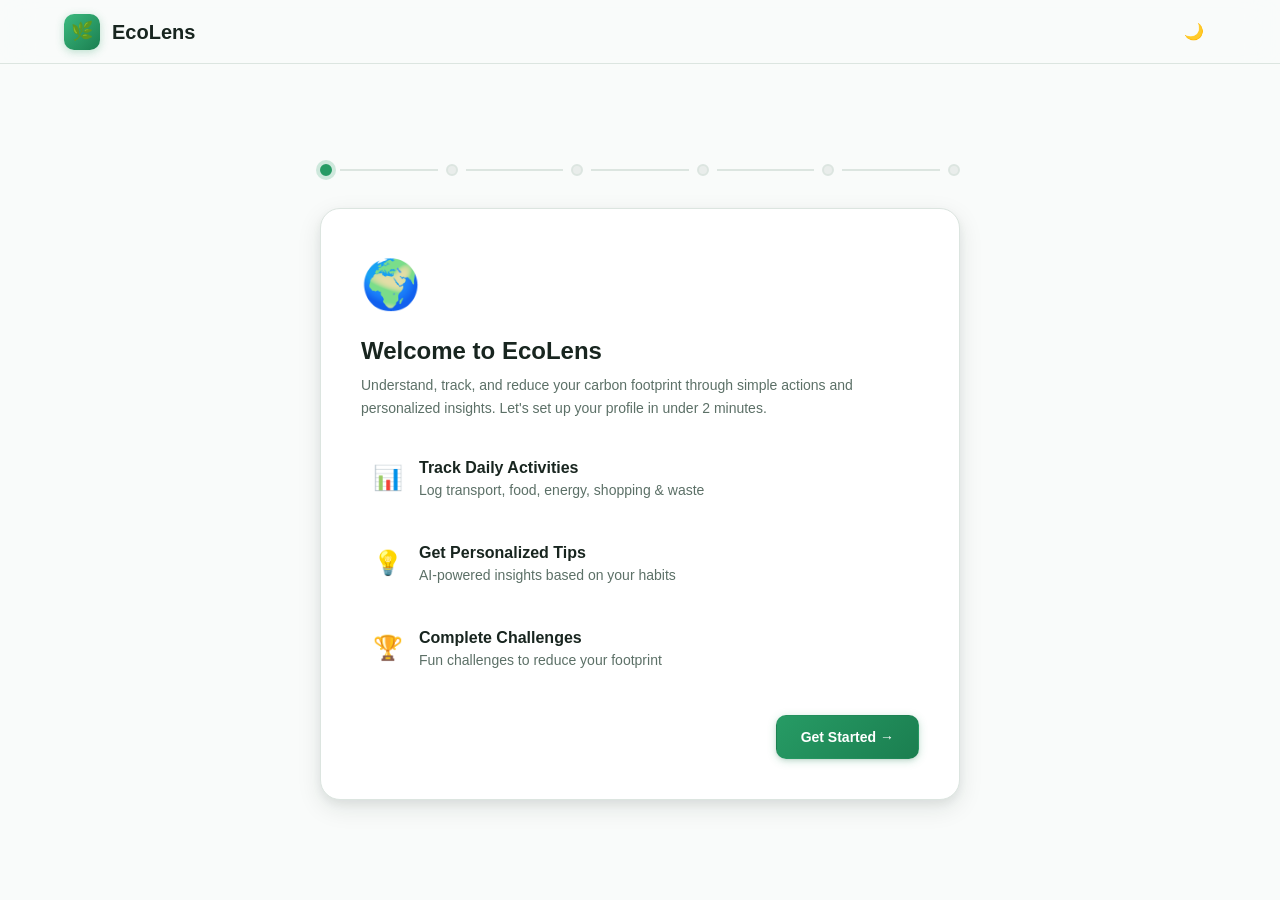
<file: index.html>
<!DOCTYPE html>
<html lang="en">
<head>
  <meta charset="UTF-8">
  <meta name="viewport" content="width=device-width, initial-scale=1.0">
  <meta name="description" content="EcoLens — Understand, track, and reduce your carbon footprint through simple actions and personalized insights. Free, private, and works offline.">
  <meta name="keywords" content="carbon footprint, CO2 tracker, sustainability, climate action, eco-friendly, emissions calculator">
  <meta name="author" content="EcoLens">
  <meta name="theme-color" content="#2d9a6b">

  <!-- Security: Content Security Policy (defense-in-depth) -->
  <meta http-equiv="Content-Security-Policy" content="default-src 'self'; style-src 'self' 'unsafe-inline' https://fonts.googleapis.com; font-src https://fonts.gstatic.com; script-src 'self'; img-src 'self' data:; object-src 'none'; base-uri 'self'; form-action 'self'; frame-ancestors 'none';">
  <meta http-equiv="X-Content-Type-Options" content="nosniff">
  <meta name="referrer" content="no-referrer">

  <title>EcoLens — Personal Carbon Footprint Tracker</title>

  <!-- Preconnect for Google Fonts -->
  <link rel="preconnect" href="https://fonts.googleapis.com">
  <link rel="preconnect" href="https://fonts.gstatic.com" crossorigin>

  <!-- Stylesheets -->
  <link rel="stylesheet" href="css/index.css">
  <link rel="stylesheet" href="css/components.css">
  <link rel="stylesheet" href="css/views.css">

  <!-- Favicon (inline SVG data URI) -->
  <link rel="icon" href="data:image/svg+xml,<svg xmlns='http://www.w3.org/2000/svg' viewBox='0 0 100 100'><text y='.9em' font-size='90'>🌿</text></svg>">
</head>
<body>
  <!-- Skip to main content link (accessibility) -->
  <a href="#main-content" class="skip-link">Skip to main content</a>

  <!-- App root -->
  <div id="app"></div>

  <!-- ARIA live region for screen reader announcements -->
  <div id="aria-live-region" class="aria-live" aria-live="polite" aria-atomic="true" role="status"></div>

  <!-- Core JS modules (order matters: dependencies first) -->
  <script src="js/constants.js"></script>
  <script src="js/utils.js"></script>
  <script src="js/state.js"></script>
  <script src="js/router.js"></script>
  <script src="js/emissions.js"></script>
  <script src="js/insights.js"></script>
  <script src="js/charts.js"></script>

  <!-- Components -->
  <script src="js/components/navbar.js"></script>
  <script src="js/components/toast.js"></script>
  <script src="js/components/modal.js"></script>

  <!-- Views -->
  <script src="js/views/onboarding.js"></script>
  <script src="js/views/dashboard.js"></script>
  <script src="js/views/logger.js"></script>
  <script src="js/views/insights.js"></script>
  <script src="js/views/challenges.js"></script>
  <script src="js/views/settings.js"></script>

  <!-- App initialization (must be last) -->
  <script src="js/app.js"></script>
</body>
</html>
</file>
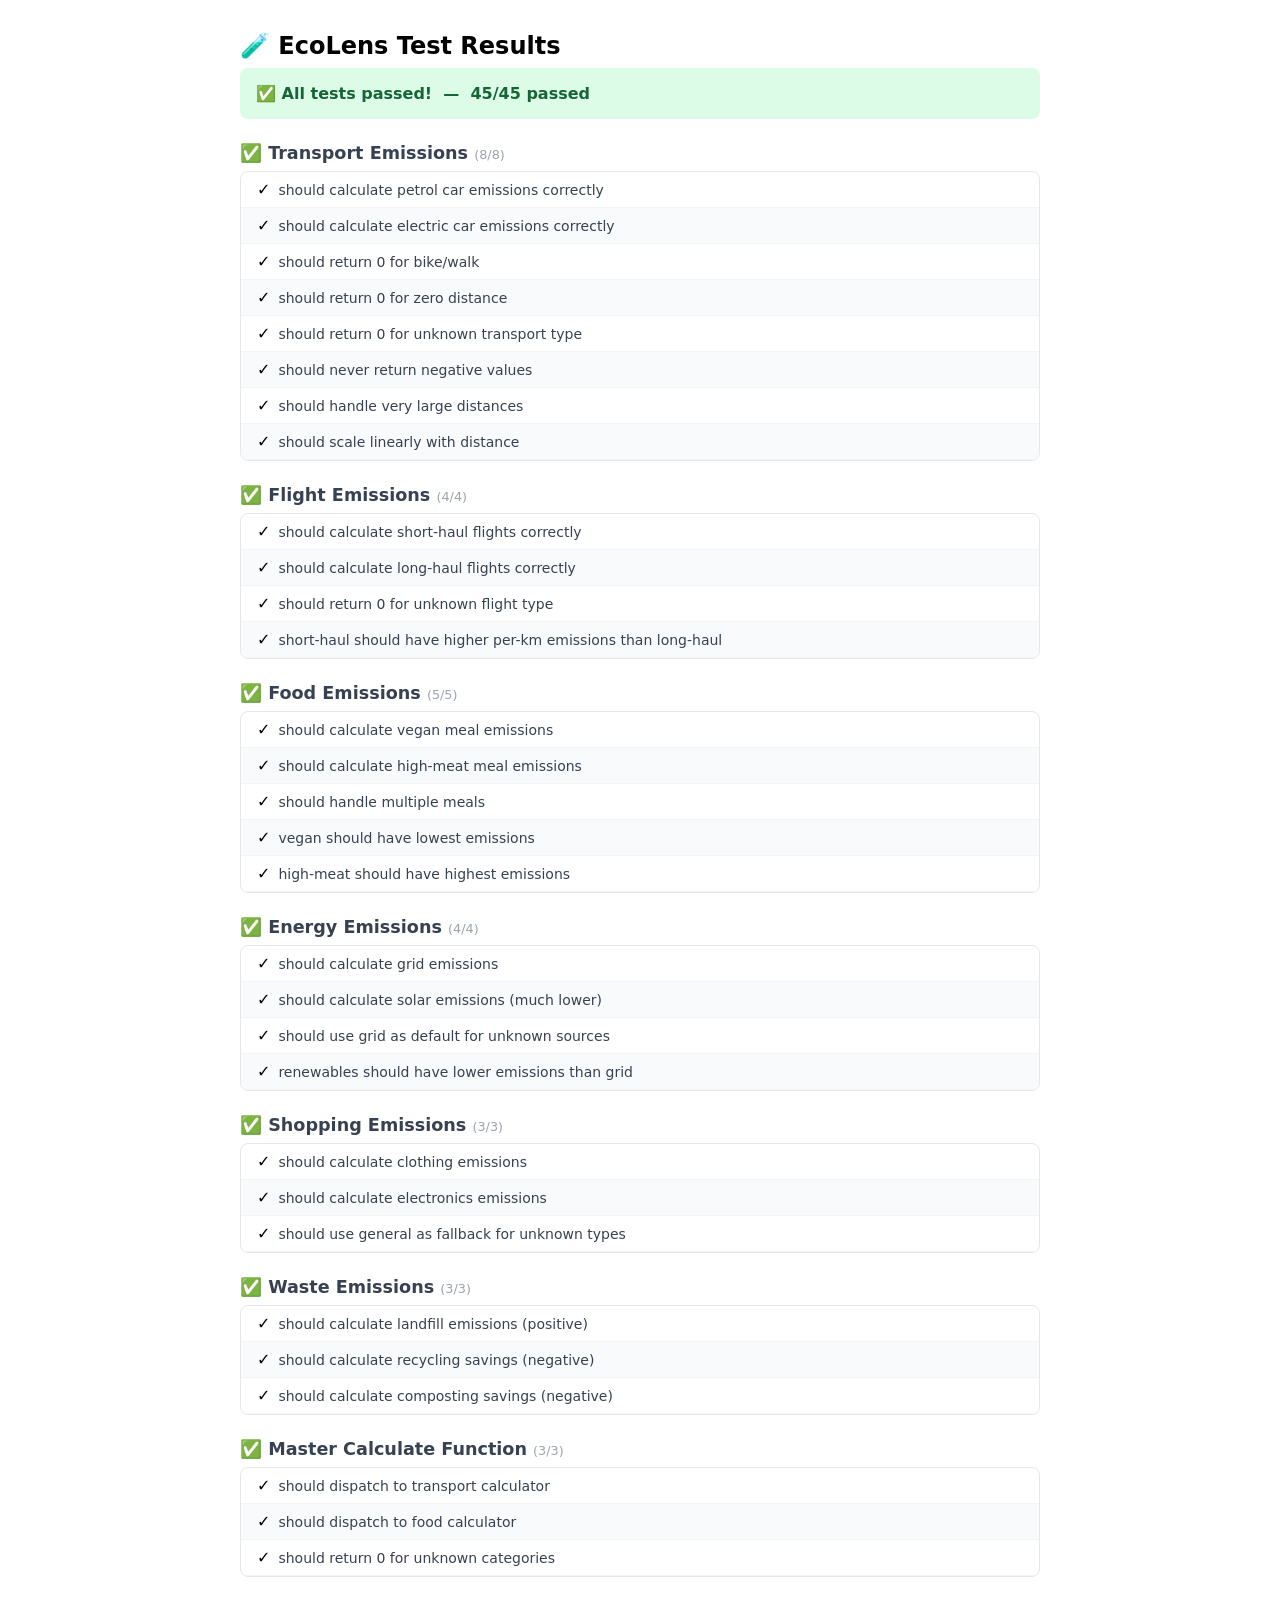
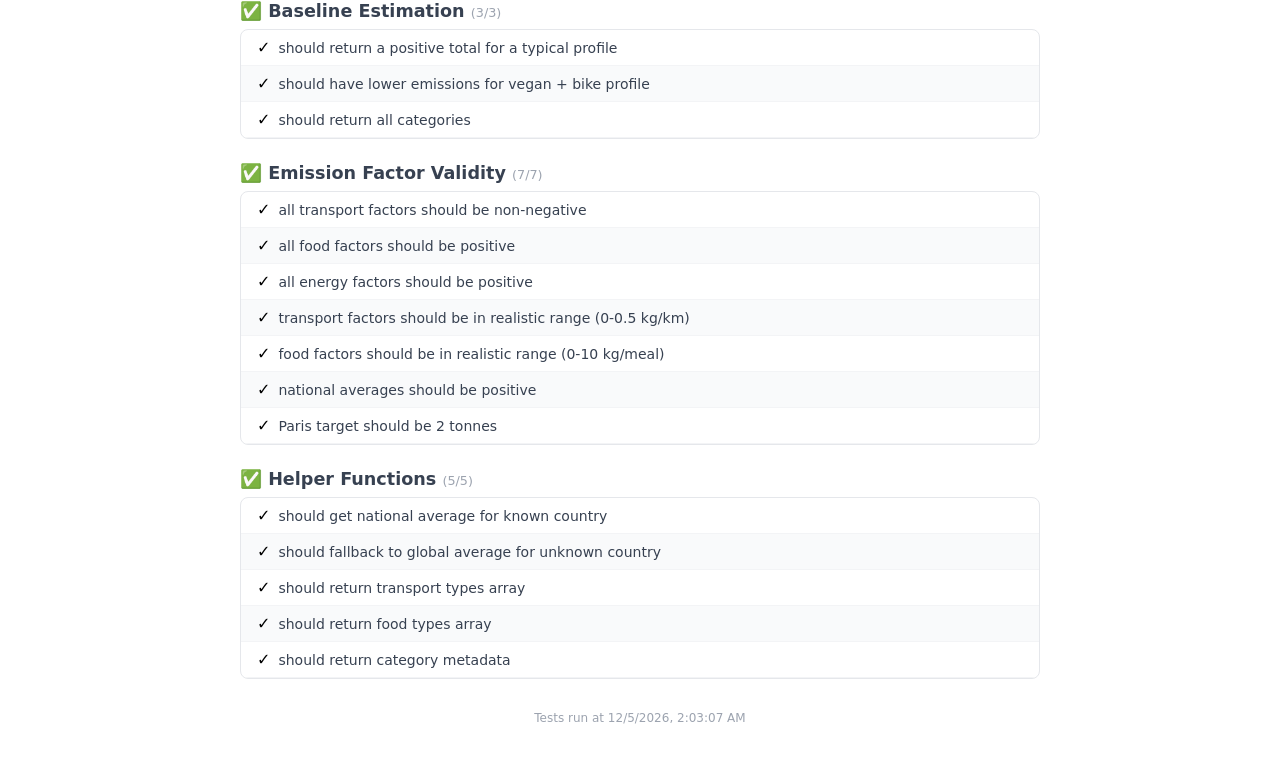
<file: tests/emissions.test.html>
<!DOCTYPE html>
<html lang="en">
<head>
  <meta charset="UTF-8">
  <meta name="viewport" content="width=device-width, initial-scale=1.0">
  <title>EcoLens — Emissions Engine Tests</title>
</head>
<body>
  <div id="test-results"></div>

  <!-- Dependencies -->
  <script src="../js/constants.js"></script>
  <script src="../js/utils.js"></script>
  <script src="../js/state.js"></script>
  <script src="../js/emissions.js"></script>

  <!-- Test Framework -->
  <script src="test-runner.js"></script>

  <script>
    const { describe, it, assertEqual, assertDeepEqual, assertTrue, assertFalse, assertThrows, assertInRange, assertApproxEqual, run } = TestRunner;

    // ============================================
    //  TRANSPORT EMISSION TESTS
    // ============================================

    describe('Transport Emissions', () => {
      it('should calculate petrol car emissions correctly', () => {
        const result = Emissions.calcTransport('car-petrol', 10);
        assertApproxEqual(result, 1.92, 0.01);
      });

      it('should calculate electric car emissions correctly', () => {
        const result = Emissions.calcTransport('car-electric', 10);
        assertApproxEqual(result, 0.53, 0.01);
      });

      it('should return 0 for bike/walk', () => {
        assertEqual(Emissions.calcTransport('bike', 100), 0);
        assertEqual(Emissions.calcTransport('walk', 50), 0);
      });

      it('should return 0 for zero distance', () => {
        assertEqual(Emissions.calcTransport('car-petrol', 0), 0);
      });

      it('should return 0 for unknown transport type', () => {
        assertEqual(Emissions.calcTransport('hovercraft', 100), 0);
      });

      it('should never return negative values', () => {
        assertTrue(Emissions.calcTransport('car-petrol', -10) >= 0);
      });

      it('should handle very large distances', () => {
        const result = Emissions.calcTransport('car-petrol', 100000);
        assertTrue(result > 0);
        assertApproxEqual(result, 19200, 10);
      });

      it('should scale linearly with distance', () => {
        const d1 = Emissions.calcTransport('bus', 10);
        const d2 = Emissions.calcTransport('bus', 20);
        assertApproxEqual(d2, d1 * 2, 0.01);
      });
    });

    // ============================================
    //  FLIGHT EMISSION TESTS
    // ============================================

    describe('Flight Emissions', () => {
      it('should calculate short-haul flights correctly', () => {
        const result = Emissions.calcFlight('short-haul', 1000);
        assertApproxEqual(result, 255, 1);
      });

      it('should calculate long-haul flights correctly', () => {
        const result = Emissions.calcFlight('long-haul', 5000);
        assertApproxEqual(result, 750, 1);
      });

      it('should return 0 for unknown flight type', () => {
        assertEqual(Emissions.calcFlight('supersonic', 1000), 0);
      });

      it('short-haul should have higher per-km emissions than long-haul', () => {
        assertTrue(Emissions.FLIGHTS['short-haul'] > Emissions.FLIGHTS['long-haul']);
      });
    });

    // ============================================
    //  FOOD EMISSION TESTS
    // ============================================

    describe('Food Emissions', () => {
      it('should calculate vegan meal emissions', () => {
        assertApproxEqual(Emissions.calcFood('vegan', 1), 0.7, 0.01);
      });

      it('should calculate high-meat meal emissions', () => {
        assertApproxEqual(Emissions.calcFood('high-meat', 1), 3.8, 0.01);
      });

      it('should handle multiple meals', () => {
        const result = Emissions.calcFood('mixed', 3);
        assertApproxEqual(result, 7.5, 0.01);
      });

      it('vegan should have lowest emissions', () => {
        assertTrue(Emissions.FOOD['vegan'] < Emissions.FOOD['vegetarian']);
        assertTrue(Emissions.FOOD['vegan'] < Emissions.FOOD['mixed']);
        assertTrue(Emissions.FOOD['vegan'] < Emissions.FOOD['high-meat']);
      });

      it('high-meat should have highest emissions', () => {
        assertTrue(Emissions.FOOD['high-meat'] > Emissions.FOOD['mixed']);
        assertTrue(Emissions.FOOD['high-meat'] > Emissions.FOOD['vegetarian']);
      });
    });

    // ============================================
    //  ENERGY EMISSION TESTS
    // ============================================

    describe('Energy Emissions', () => {
      it('should calculate grid emissions', () => {
        const result = Emissions.calcEnergy('grid', 10);
        assertApproxEqual(result, 4.75, 0.01);
      });

      it('should calculate solar emissions (much lower)', () => {
        const grid = Emissions.calcEnergy('grid', 10);
        const solar = Emissions.calcEnergy('solar', 10);
        assertTrue(solar < grid * 0.2, 'Solar should be less than 20% of grid');
      });

      it('should use grid as default for unknown sources', () => {
        const result = Emissions.calcEnergy('unknown-source', 10);
        const gridResult = Emissions.calcEnergy('grid', 10);
        assertApproxEqual(result, gridResult, 0.01);
      });

      it('renewables should have lower emissions than grid', () => {
        assertTrue(Emissions.ENERGY['solar'] < Emissions.ENERGY['grid']);
        assertTrue(Emissions.ENERGY['wind'] < Emissions.ENERGY['grid']);
        assertTrue(Emissions.ENERGY['mixed-renewable'] < Emissions.ENERGY['grid']);
      });
    });

    // ============================================
    //  SHOPPING EMISSION TESTS
    // ============================================

    describe('Shopping Emissions', () => {
      it('should calculate clothing emissions', () => {
        assertEqual(Emissions.calcShopping('clothing', 1), 15);
      });

      it('should calculate electronics emissions', () => {
        assertEqual(Emissions.calcShopping('electronics', 2), 100);
      });

      it('should use general as fallback for unknown types', () => {
        const result = Emissions.calcShopping('unknown', 1);
        assertEqual(result, Emissions.SHOPPING['general']);
      });
    });

    // ============================================
    //  WASTE EMISSION TESTS
    // ============================================

    describe('Waste Emissions', () => {
      it('should calculate landfill emissions (positive)', () => {
        const result = Emissions.calcWaste('landfill', 1);
        assertTrue(result > 0);
      });

      it('should calculate recycling savings (negative)', () => {
        const result = Emissions.calcWaste('recycled', 1);
        assertTrue(result < 0, 'Recycling should have negative (avoided) emissions');
      });

      it('should calculate composting savings (negative)', () => {
        const result = Emissions.calcWaste('composted', 1);
        assertTrue(result < 0);
      });
    });

    // ============================================
    //  MASTER CALCULATE FUNCTION TESTS
    // ============================================

    describe('Master Calculate Function', () => {
      it('should dispatch to transport calculator', () => {
        const direct = Emissions.calcTransport('bus', 10);
        const master = Emissions.calculate('transport', 'bus', 10);
        assertEqual(direct, master);
      });

      it('should dispatch to food calculator', () => {
        const direct = Emissions.calcFood('vegan', 2);
        const master = Emissions.calculate('food', 'vegan', 2);
        assertEqual(direct, master);
      });

      it('should return 0 for unknown categories', () => {
        assertEqual(Emissions.calculate('teleportation', 'quantum', 100), 0);
      });
    });

    // ============================================
    //  BASELINE ESTIMATION TESTS
    // ============================================

    describe('Baseline Estimation', () => {
      it('should return a positive total for a typical profile', () => {
        const profile = {
          householdSize: 2,
          country: 'us',
          diet: 'mixed',
          commute: 'car-petrol',
          commuteDistance: 15,
          energySource: 'grid',
          homeSize: 'medium',
        };
        const baseline = Emissions.estimateBaseline(profile);
        assertTrue(baseline.total > 0);
        assertTrue(baseline.transport > 0);
        assertTrue(baseline.food > 0);
        assertTrue(baseline.energy > 0);
      });

      it('should have lower emissions for vegan + bike profile', () => {
        const ecoProfile = {
          householdSize: 1,
          diet: 'vegan',
          commute: 'bike',
          commuteDistance: 5,
          energySource: 'solar',
          homeSize: 'small',
        };
        const highProfile = {
          householdSize: 1,
          diet: 'high-meat',
          commute: 'car-petrol',
          commuteDistance: 30,
          energySource: 'grid',
          homeSize: 'large',
        };
        const eco = Emissions.estimateBaseline(ecoProfile);
        const high = Emissions.estimateBaseline(highProfile);
        assertTrue(eco.total < high.total, 'Eco profile should have lower emissions');
      });

      it('should return all categories', () => {
        const baseline = Emissions.estimateBaseline({ diet: 'mixed', commute: 'bus', commuteDistance: 10, energySource: 'grid', homeSize: 'medium', householdSize: 1 });
        assertTrue('transport' in baseline);
        assertTrue('food' in baseline);
        assertTrue('energy' in baseline);
        assertTrue('shopping' in baseline);
        assertTrue('waste' in baseline);
        assertTrue('total' in baseline);
      });
    });

    // ============================================
    //  EMISSION FACTOR VALIDITY TESTS
    // ============================================

    describe('Emission Factor Validity', () => {
      it('all transport factors should be non-negative', () => {
        Object.values(Emissions.TRANSPORT).forEach((factor) => {
          assertTrue(factor >= 0, `Transport factor ${factor} should be >= 0`);
        });
      });

      it('all food factors should be positive', () => {
        Object.values(Emissions.FOOD).forEach((factor) => {
          assertTrue(factor > 0, `Food factor ${factor} should be > 0`);
        });
      });

      it('all energy factors should be positive', () => {
        Object.values(Emissions.ENERGY).forEach((factor) => {
          assertTrue(factor > 0, `Energy factor ${factor} should be > 0`);
        });
      });

      it('transport factors should be in realistic range (0-0.5 kg/km)', () => {
        Object.entries(Emissions.TRANSPORT).forEach(([key, factor]) => {
          assertInRange(factor, 0, 0.5, `Transport factor for ${key} out of range: ${factor}`);
        });
      });

      it('food factors should be in realistic range (0-10 kg/meal)', () => {
        Object.entries(Emissions.FOOD).forEach(([key, factor]) => {
          assertInRange(factor, 0, 10, `Food factor for ${key} out of range: ${factor}`);
        });
      });

      it('national averages should be positive', () => {
        Object.values(Emissions.NATIONAL_AVERAGES).forEach((avg) => {
          assertTrue(avg > 0);
        });
      });

      it('Paris target should be 2 tonnes', () => {
        assertEqual(Emissions.PARIS_TARGET, 2.0);
      });
    });

    // ============================================
    //  HELPER FUNCTION TESTS
    // ============================================

    describe('Helper Functions', () => {
      it('should get national average for known country', () => {
        assertEqual(Emissions.getNationalAverage('us'), 14.9);
      });

      it('should fallback to global average for unknown country', () => {
        assertEqual(Emissions.getNationalAverage('narnia'), Emissions.NATIONAL_AVERAGES['global']);
      });

      it('should return transport types array', () => {
        const types = Emissions.getTransportTypes();
        assertTrue(Array.isArray(types));
        assertTrue(types.length > 0);
        assertTrue(types[0].key !== undefined);
        assertTrue(types[0].label !== undefined);
      });

      it('should return food types array', () => {
        const types = Emissions.getFoodTypes();
        assertTrue(Array.isArray(types));
        assertTrue(types.length >= 4);
      });

      it('should return category metadata', () => {
        const meta = Emissions.getCategoryMeta('transport');
        assertEqual(meta.label, 'Transport');
        assertTrue(meta.icon !== undefined);
        assertTrue(meta.color !== undefined);
      });
    });

    // Run all tests
    run();
  </script>
</body>
</html>
</file>
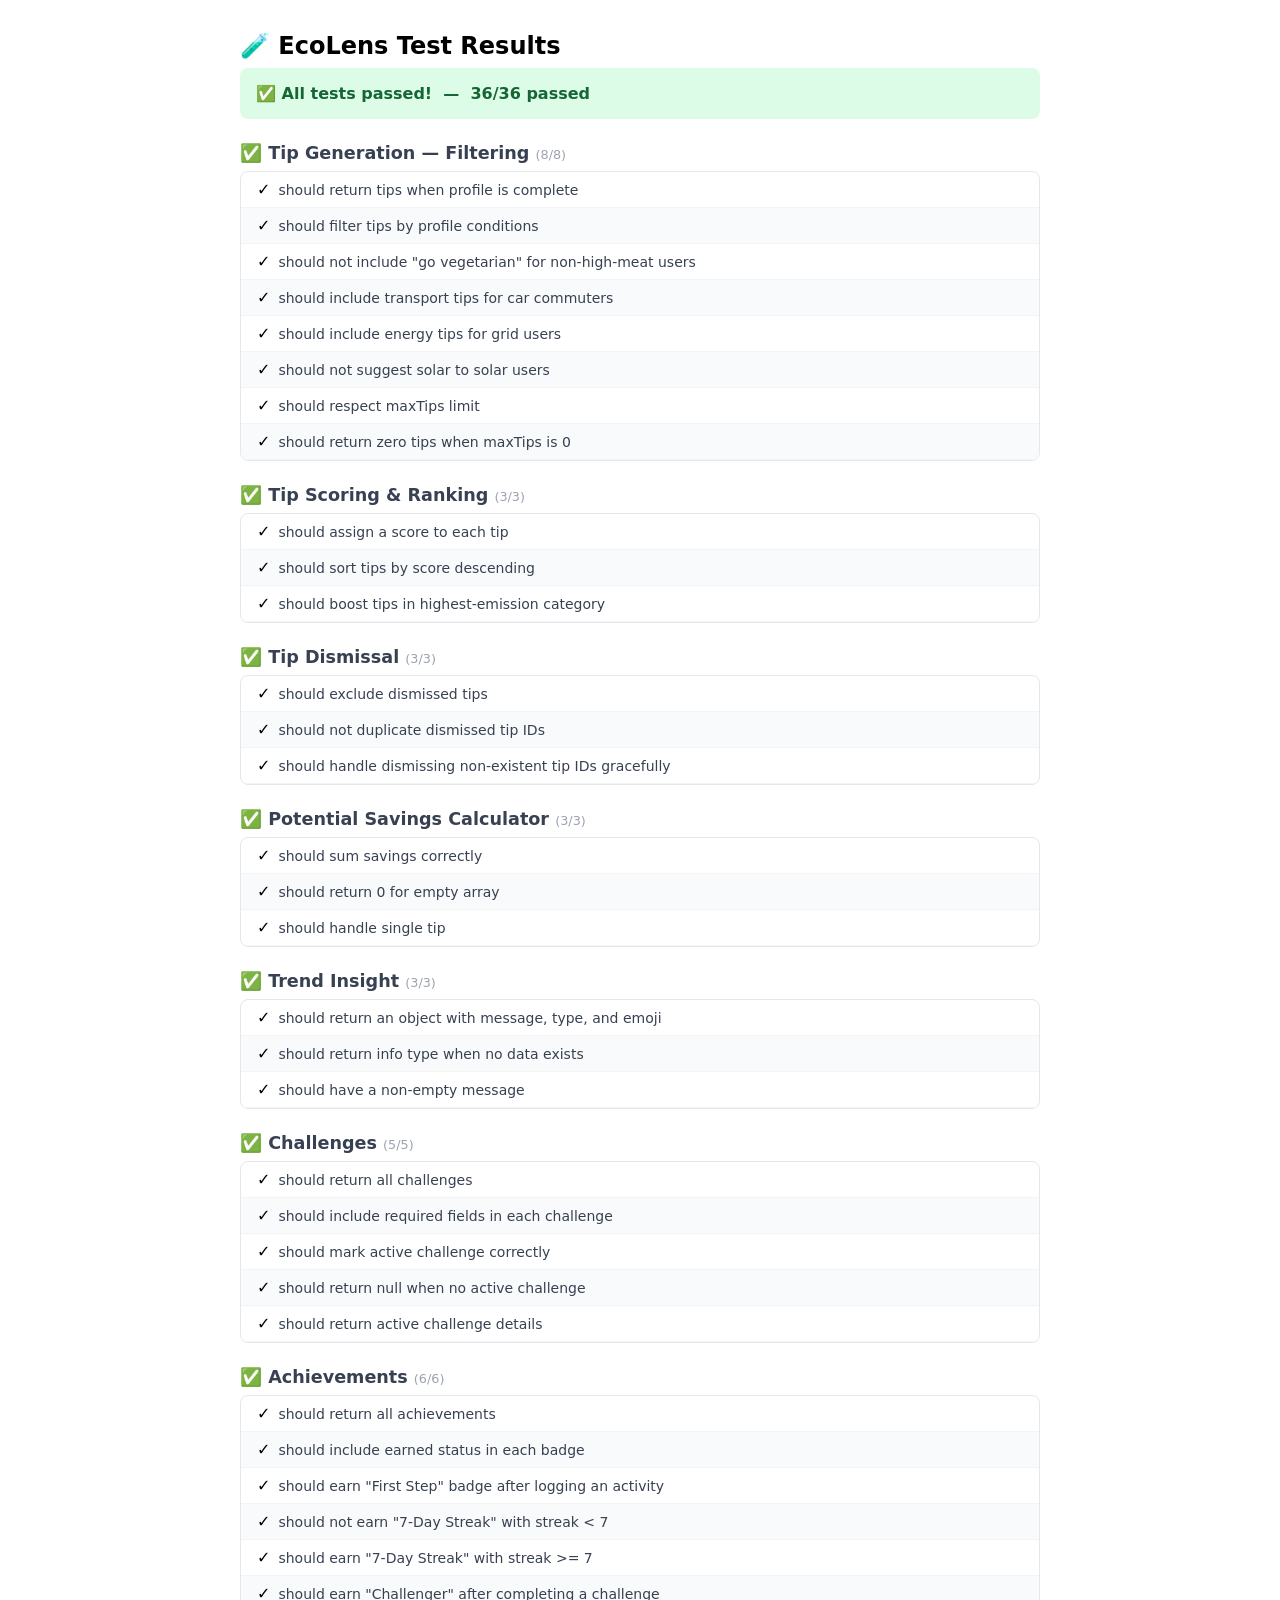
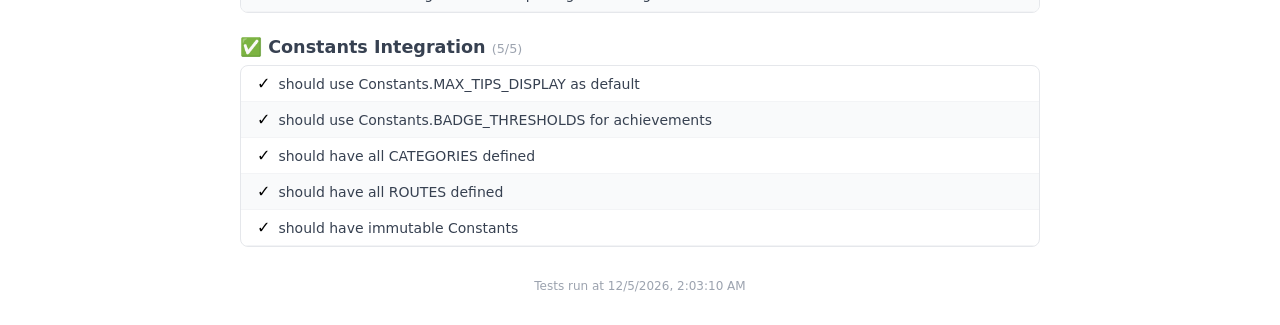
<file: tests/insights.test.html>
<!DOCTYPE html>
<html lang="en">
<head>
  <meta charset="UTF-8">
  <meta name="viewport" content="width=device-width, initial-scale=1.0">
  <title>EcoLens — Insights Engine Tests</title>
</head>
<body>
  <div id="test-results"></div>

  <!-- Dependencies (in correct load order) -->
  <script src="../js/constants.js"></script>
  <script src="../js/utils.js"></script>
  <script src="../js/state.js"></script>
  <script src="../js/emissions.js"></script>
  <script src="../js/insights.js"></script>

  <!-- Test Framework -->
  <script src="test-runner.js"></script>

  <script>
    const { describe, it, assertEqual, assertDeepEqual, assertTrue, assertFalse, assertThrows, assertInRange, assertApproxEqual, run } = TestRunner;

    // Reset all state before tests — clears both localStorage AND in-memory state
    Store.resetAll();

    // ============================================
    //  TIP GENERATION TESTS
    // ============================================

    describe('Tip Generation — Filtering', () => {
      it('should return tips when profile is complete', () => {
        Store.update('profile', {
          completed: true,
          householdSize: 2,
          diet: 'mixed',
          commute: 'car-petrol',
          commuteDistance: 15,
          energySource: 'grid',
          homeSize: 'medium',
          country: 'us',
        });
        const tips = Insights.generateTips();
        assertTrue(tips.length > 0, 'Should return at least one tip');
      });

      it('should filter tips by profile conditions', () => {
        Store.update('profile', { commute: 'bike', commuteDistance: 5, diet: 'vegan' });
        const tips = Insights.generateTips();
        // Should NOT include "switch to EV" (commute is bike)
        const evTip = tips.find((t) => t.id === 'tip-switch-to-ev');
        assertFalse(!!evTip, 'Should not suggest EV switch to cyclists');
      });

      it('should not include "go vegetarian" for non-high-meat users', () => {
        Store.update('profile', { diet: 'vegetarian' });
        const tips = Insights.generateTips();
        const vegTip = tips.find((t) => t.id === 'tip-go-vegetarian');
        assertFalse(!!vegTip, 'Should not suggest vegetarian to vegetarians');
      });

      it('should include transport tips for car commuters', () => {
        Store.update('profile', { commute: 'car-petrol', commuteDistance: 20 });
        const tips = Insights.generateTips();
        const transportTips = tips.filter((t) => t.category === 'transport');
        assertTrue(transportTips.length > 0, 'Should have transport tips for car users');
      });

      it('should include energy tips for grid users', () => {
        Store.update('profile', { energySource: 'grid' });
        const tips = Insights.generateTips();
        const renewableTip = tips.find((t) => t.id === 'tip-switch-renewable');
        assertTrue(!!renewableTip, 'Should suggest switching to renewables for grid users');
      });

      it('should not suggest solar to solar users', () => {
        Store.update('profile', { energySource: 'solar' });
        const tips = Insights.generateTips();
        const solarTip = tips.find((t) => t.id === 'tip-solar-panels');
        assertFalse(!!solarTip, 'Should not suggest solar to solar users');
      });

      it('should respect maxTips limit', () => {
        Store.update('profile', { commute: 'car-petrol', commuteDistance: 15, diet: 'mixed', energySource: 'grid' });
        const tips = Insights.generateTips(3);
        assertTrue(tips.length <= 3, 'Should return at most 3 tips');
      });

      it('should return zero tips when maxTips is 0', () => {
        const tips = Insights.generateTips(0);
        assertEqual(tips.length, 0);
      });
    });

    // ============================================
    //  TIP SCORING & RANKING TESTS
    // ============================================

    describe('Tip Scoring & Ranking', () => {
      it('should assign a score to each tip', () => {
        Store.update('profile', { commute: 'car-petrol', commuteDistance: 20, diet: 'high-meat', energySource: 'grid' });
        const tips = Insights.generateTips();
        tips.forEach((tip) => {
          assertTrue(typeof tip.score === 'number', 'Each tip should have a numeric score');
          assertTrue(tip.score > 0, 'Score should be positive');
        });
      });

      it('should sort tips by score descending', () => {
        const tips = Insights.generateTips();
        for (let i = 1; i < tips.length; i++) {
          assertTrue(tips[i - 1].score >= tips[i].score, 'Tips should be sorted by score descending');
        }
      });

      it('should boost tips in highest-emission category', () => {
        // Log many transport activities to make transport the top category
        Store.set('activities', []);
        for (let i = 0; i < 5; i++) {
          Store.addActivity({ category: 'transport', type: 'car-petrol', value: 50, unit: 'km', co2: 9.6 });
        }
        Store.update('profile', { commute: 'car-petrol', commuteDistance: 20, diet: 'mixed', energySource: 'grid' });
        const tips = Insights.generateTips();
        // The top tip should be in transport category (boosted)
        if (tips.length > 0) {
          assertTrue(tips[0].category === 'transport' || tips[0].savingsKg > 1500,
            'Top tip should be transport-related or very high savings');
        }
      });
    });

    // ============================================
    //  TIP DISMISSAL TESTS
    // ============================================

    describe('Tip Dismissal', () => {
      it('should exclude dismissed tips', () => {
        Store.set('insightsDismissed', []);
        Store.update('profile', { diet: 'mixed' });
        const tipsBefore = Insights.generateTips();
        const targetId = tipsBefore[0].id;

        Insights.dismissTip(targetId);

        const tipsAfter = Insights.generateTips();
        const found = tipsAfter.find((t) => t.id === targetId);
        assertFalse(!!found, 'Dismissed tip should not appear');
      });

      it('should not duplicate dismissed tip IDs', () => {
        Store.set('insightsDismissed', []);
        Insights.dismissTip('tip-meatless-days');
        Insights.dismissTip('tip-meatless-days');
        const dismissed = Store.get('insightsDismissed');
        assertEqual(dismissed.length, 1, 'Should not duplicate dismissed IDs');
      });

      it('should handle dismissing non-existent tip IDs gracefully', () => {
        Store.set('insightsDismissed', []);
        Insights.dismissTip('tip-nonexistent-abc');
        const dismissed = Store.get('insightsDismissed');
        assertTrue(dismissed.includes('tip-nonexistent-abc'), 'Should store any dismissed ID');
      });
    });

    // ============================================
    //  POTENTIAL SAVINGS CALCULATOR TESTS
    // ============================================

    describe('Potential Savings Calculator', () => {
      it('should sum savings correctly', () => {
        const tips = [
          { savingsKg: 100 },
          { savingsKg: 200 },
          { savingsKg: 300 },
        ];
        assertEqual(Insights.totalPotentialSavings(tips), 600);
      });

      it('should return 0 for empty array', () => {
        assertEqual(Insights.totalPotentialSavings([]), 0);
      });

      it('should handle single tip', () => {
        assertEqual(Insights.totalPotentialSavings([{ savingsKg: 500 }]), 500);
      });
    });

    // ============================================
    //  TREND INSIGHT TESTS
    // ============================================

    describe('Trend Insight', () => {
      it('should return an object with message, type, and emoji', () => {
        Store.set('activities', []);
        const insight = Insights.getTrendInsight();
        assertTrue(typeof insight.message === 'string', 'Should have a message');
        assertTrue(typeof insight.type === 'string', 'Should have a type');
        assertTrue(typeof insight.emoji === 'string', 'Should have an emoji');
      });

      it('should return info type when no data exists', () => {
        Store.set('activities', []);
        const insight = Insights.getTrendInsight();
        assertEqual(insight.type, 'info');
      });

      it('should have a non-empty message', () => {
        const insight = Insights.getTrendInsight();
        assertTrue(insight.message.length > 0, 'Message should not be empty');
      });
    });

    // ============================================
    //  CHALLENGES TESTS
    // ============================================

    describe('Challenges', () => {
      it('should return all challenges', () => {
        const challenges = Insights.getChallenges();
        assertTrue(challenges.length >= 8, 'Should have at least 8 challenges');
      });

      it('should include required fields in each challenge', () => {
        const challenges = Insights.getChallenges();
        challenges.forEach((c) => {
          assertTrue('id' in c, 'Challenge should have id');
          assertTrue('title' in c, 'Challenge should have title');
          assertTrue('description' in c, 'Challenge should have description');
          assertTrue('emoji' in c, 'Challenge should have emoji');
          assertTrue('durationDays' in c, 'Challenge should have durationDays');
          assertTrue('category' in c, 'Challenge should have category');
          assertTrue('isCompleted' in c, 'Challenge should have isCompleted');
          assertTrue('isActive' in c, 'Challenge should have isActive');
        });
      });

      it('should mark active challenge correctly', () => {
        Store.update('challenges', { active: 'challenge-meatless-monday', completed: [], streak: 0 });
        const challenges = Insights.getChallenges();
        const active = challenges.find((c) => c.isActive);
        assertTrue(!!active, 'Should have one active challenge');
        assertEqual(active.id, 'challenge-meatless-monday');
      });

      it('should return null when no active challenge', () => {
        Store.update('challenges', { active: null });
        const active = Insights.getActiveChallenge();
        assertEqual(active, null);
      });

      it('should return active challenge details', () => {
        Store.update('challenges', { active: 'challenge-bike-week' });
        const active = Insights.getActiveChallenge();
        assertTrue(active !== null, 'Should return challenge details');
        assertEqual(active.id, 'challenge-bike-week');
      });
    });

    // ============================================
    //  ACHIEVEMENTS TESTS
    // ============================================

    describe('Achievements', () => {
      it('should return all achievements', () => {
        const badges = Insights.getAchievements();
        assertTrue(badges.length >= 8, 'Should have at least 8 badges');
      });

      it('should include earned status in each badge', () => {
        const badges = Insights.getAchievements();
        badges.forEach((b) => {
          assertTrue('earned' in b, 'Badge should have earned field');
          assertTrue(typeof b.earned === 'boolean', 'earned should be boolean');
        });
      });

      it('should earn "First Step" badge after logging an activity', () => {
        Store.set('activities', []);
        Store.addActivity({ category: 'food', type: 'vegan', value: 1, unit: 'meals', co2: 0.7 });
        const badges = Insights.getAchievements();
        const firstStep = badges.find((b) => b.id === 'badge-first-log');
        assertTrue(firstStep.earned, 'First Step badge should be earned');
      });

      it('should not earn "7-Day Streak" with streak < 7', () => {
        Store.update('challenges', { streak: 3 });
        const badges = Insights.getAchievements();
        const weekStreak = badges.find((b) => b.id === 'badge-week-streak');
        assertFalse(weekStreak.earned, 'Week streak badge should not be earned');
      });

      it('should earn "7-Day Streak" with streak >= 7', () => {
        Store.update('challenges', { streak: 7 });
        const badges = Insights.getAchievements();
        const weekStreak = badges.find((b) => b.id === 'badge-week-streak');
        assertTrue(weekStreak.earned, 'Week streak badge should be earned');
      });

      it('should earn "Challenger" after completing a challenge', () => {
        Store.update('challenges', { completed: [{ id: 'challenge-bike-week', completedDate: Utils.today() }] });
        const badges = Insights.getAchievements();
        const challenger = badges.find((b) => b.id === 'badge-first-challenge');
        assertTrue(challenger.earned, 'Challenger badge should be earned');
      });
    });

    // ============================================
    //  CONSTANTS INTEGRATION TESTS
    // ============================================

    describe('Constants Integration', () => {
      it('should use Constants.MAX_TIPS_DISPLAY as default', () => {
        Store.update('profile', { commute: 'car-petrol', commuteDistance: 20, diet: 'mixed', energySource: 'grid' });
        Store.set('insightsDismissed', []);
        const tips = Insights.generateTips();
        assertTrue(tips.length <= Constants.MAX_TIPS_DISPLAY, 'Default tips should respect MAX_TIPS_DISPLAY');
      });

      it('should use Constants.BADGE_THRESHOLDS for achievements', () => {
        Store.update('challenges', { streak: Constants.BADGE_THRESHOLDS.MONTH_STREAK });
        const badges = Insights.getAchievements();
        const monthStreak = badges.find((b) => b.id === 'badge-month-streak');
        assertTrue(monthStreak.earned, 'Month streak should be earned at threshold');
      });

      it('should have all CATEGORIES defined', () => {
        assertTrue(Constants.CATEGORIES.length >= 6, 'Should have at least 6 categories');
        assertTrue(Constants.CATEGORIES.includes('transport'), 'Should include transport');
        assertTrue(Constants.CATEGORIES.includes('food'), 'Should include food');
        assertTrue(Constants.CATEGORIES.includes('energy'), 'Should include energy');
      });

      it('should have all ROUTES defined', () => {
        assertTrue(typeof Constants.ROUTES.HOME === 'string');
        assertTrue(typeof Constants.ROUTES.DASHBOARD === 'string');
        assertTrue(typeof Constants.ROUTES.LOG === 'string');
        assertTrue(typeof Constants.ROUTES.INSIGHTS === 'string');
        assertTrue(typeof Constants.ROUTES.CHALLENGES === 'string');
        assertTrue(typeof Constants.ROUTES.SETTINGS === 'string');
      });

      it('should have immutable Constants', () => {
        // Attempting to modify a frozen constant should silently fail
        try { Constants.DAYS_PER_YEAR = 999; } catch (e) { /* strict mode may throw */ }
        assertEqual(Constants.DAYS_PER_YEAR, 365, 'Constants should be immutable');
      });
    });

    // Run all tests
    run();
  </script>
</body>
</html>
</file>
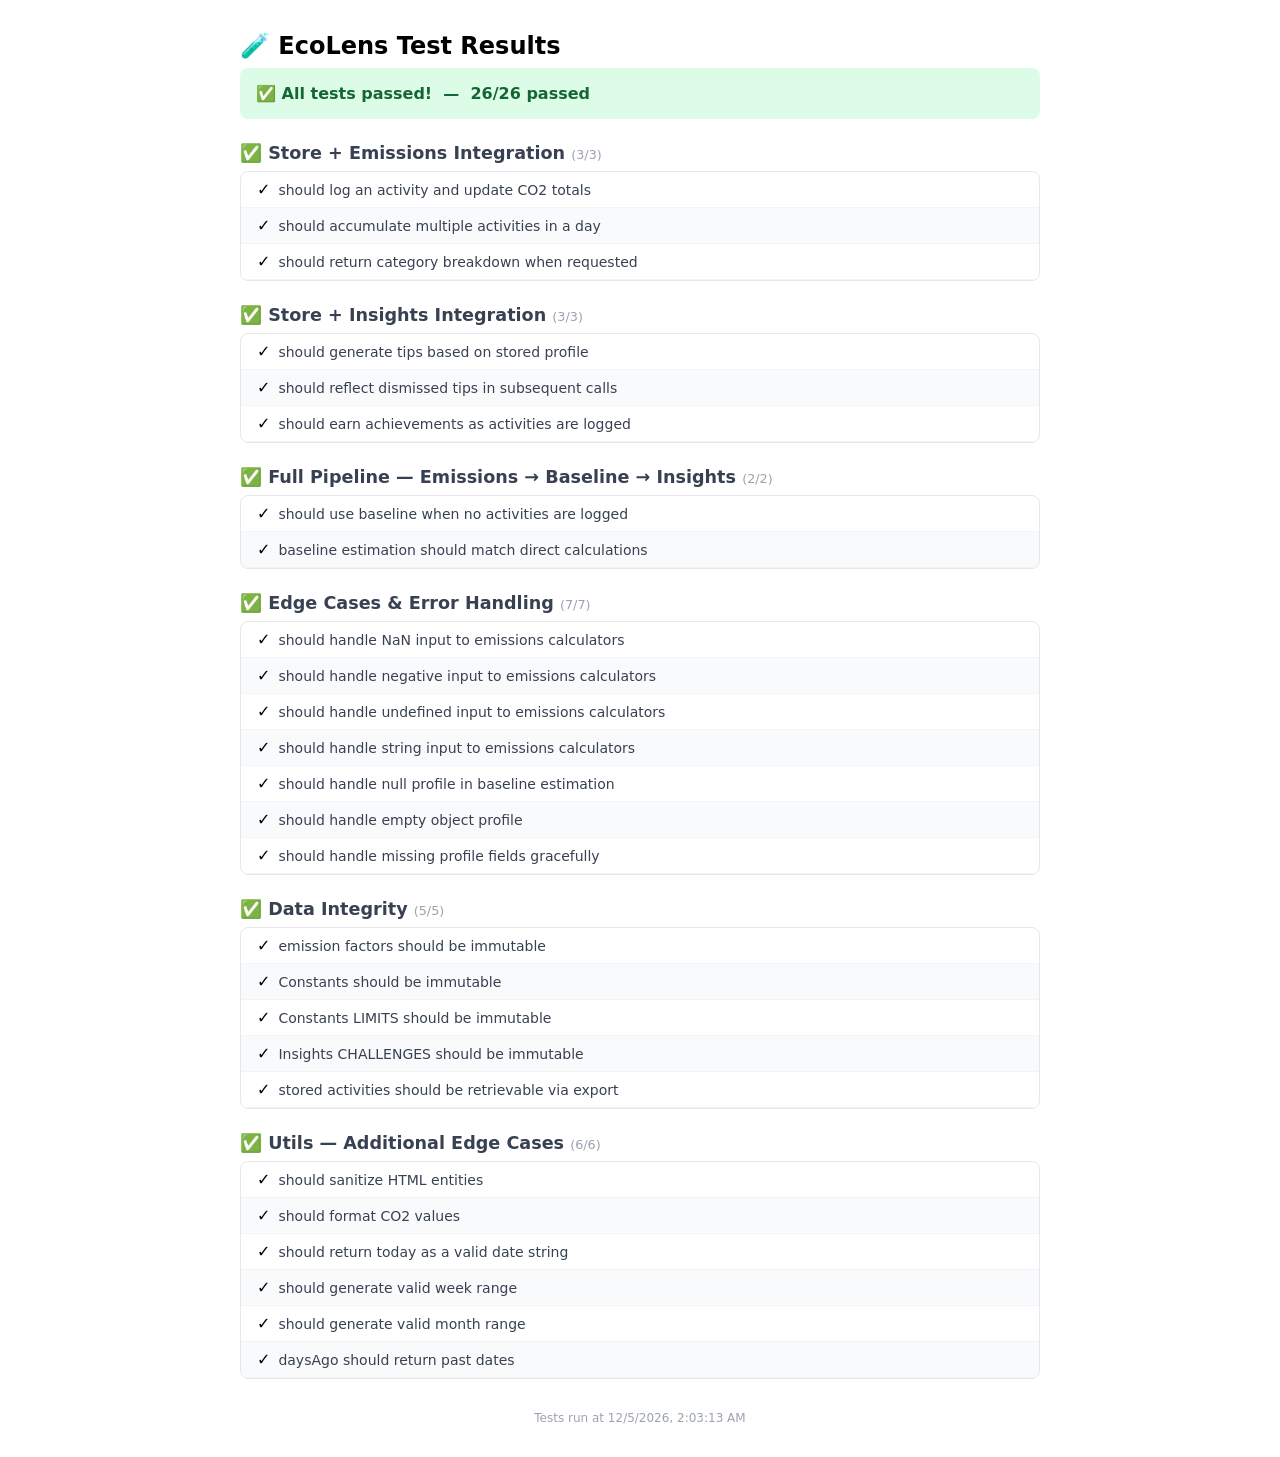
<file: tests/integration.test.html>
<!DOCTYPE html>
<html lang="en">
<head>
  <meta charset="UTF-8">
  <meta name="viewport" content="width=device-width, initial-scale=1.0">
  <title>EcoLens — Integration Tests</title>
</head>
<body>
  <div id="test-results"></div>

  <!-- Dependencies (full stack, in correct load order) -->
  <script src="../js/constants.js"></script>
  <script src="../js/utils.js"></script>
  <script src="../js/state.js"></script>
  <script src="../js/emissions.js"></script>
  <script src="../js/insights.js"></script>

  <!-- Test Framework -->
  <script src="test-runner.js"></script>

  <script>
    const { describe, it, assertEqual, assertDeepEqual, assertTrue, assertFalse, assertInRange, assertApproxEqual, run } = TestRunner;

    // Reset all state before tests — clears both localStorage AND in-memory state
    Store.resetAll();

    // ============================================
    //  STORE + EMISSIONS INTEGRATION
    // ============================================

    describe('Store + Emissions Integration', () => {
      it('should log an activity and update CO2 totals', () => {
        Store.set('activities', []);
        const co2 = Emissions.calculate('transport', 'car-petrol', 20);
        Store.addActivity({
          category: 'transport',
          type: 'car-petrol',
          value: 20,
          unit: 'km',
          co2,
        });

        const today = Utils.today();
        const total = Store.getTotalCO2(today, today);
        assertApproxEqual(total, co2, 0.01, 'Stored CO2 should match calculated CO2');
      });

      it('should accumulate multiple activities in a day', () => {
        Store.set('activities', []);
        const co2a = Emissions.calcTransport('bus', 10);
        const co2b = Emissions.calcFood('vegan', 2);

        Store.addActivity({ category: 'transport', type: 'bus', value: 10, unit: 'km', co2: co2a });
        Store.addActivity({ category: 'food', type: 'vegan', value: 2, unit: 'meals', co2: co2b });

        const today = Utils.today();
        const total = Store.getTotalCO2(today, today);
        assertApproxEqual(total, co2a + co2b, 0.01);
      });

      it('should return category breakdown when requested', () => {
        Store.set('activities', []);
        Store.addActivity({ category: 'transport', type: 'car-petrol', value: 10, unit: 'km', co2: 1.92 });
        Store.addActivity({ category: 'food', type: 'mixed', value: 1, unit: 'meals', co2: 2.5 });

        const today = Utils.today();
        const breakdown = Store.getTotalCO2(today, today, true);
        assertTrue('transport' in breakdown, 'Breakdown should have transport');
        assertTrue('food' in breakdown, 'Breakdown should have food');
        assertApproxEqual(breakdown.transport, 1.92, 0.01);
        assertApproxEqual(breakdown.food, 2.5, 0.01);
      });
    });

    // ============================================
    //  STORE + INSIGHTS INTEGRATION
    // ============================================

    describe('Store + Insights Integration', () => {
      it('should generate tips based on stored profile', () => {
        Store.set('activities', []);
        Store.set('insightsDismissed', []);
        Store.update('profile', {
          completed: true,
          householdSize: 2,
          diet: 'high-meat',
          commute: 'car-petrol',
          commuteDistance: 25,
          energySource: 'grid',
          homeSize: 'medium',
          country: 'us',
        });

        const tips = Insights.generateTips();
        assertTrue(tips.length > 0, 'Should generate tips from profile');

        // Should include food tips since diet is high-meat
        const foodTip = tips.find((t) => t.category === 'food');
        assertTrue(!!foodTip, 'Should include food-related tips for high-meat diet');
      });

      it('should reflect dismissed tips in subsequent calls', () => {
        Store.set('insightsDismissed', []);
        const tipsBefore = Insights.generateTips();
        const firstTipId = tipsBefore[0].id;

        Insights.dismissTip(firstTipId);

        const tipsAfter = Insights.generateTips();
        const found = tipsAfter.find((t) => t.id === firstTipId);
        assertFalse(!!found, 'Dismissed tip should not reappear');
      });

      it('should earn achievements as activities are logged', () => {
        Store.set('activities', []);
        const badgesBefore = Insights.getAchievements();
        const firstLog = badgesBefore.find((b) => b.id === 'badge-first-log');
        assertFalse(firstLog.earned, 'Should not have First Step badge with no activities');

        Store.addActivity({ category: 'food', type: 'vegan', value: 1, unit: 'meals', co2: 0.7 });

        const badgesAfter = Insights.getAchievements();
        const firstLogAfter = badgesAfter.find((b) => b.id === 'badge-first-log');
        assertTrue(firstLogAfter.earned, 'Should earn First Step badge after logging');
      });
    });

    // ============================================
    //  EMISSIONS + BASELINE + INSIGHTS PIPELINE
    // ============================================

    describe('Full Pipeline — Emissions → Baseline → Insights', () => {
      it('should use baseline when no activities are logged', () => {
        Store.set('activities', []);
        Store.set('insightsDismissed', []);
        Store.update('profile', {
          completed: true,
          diet: 'mixed',
          commute: 'car-petrol',
          commuteDistance: 20,
          energySource: 'grid',
          homeSize: 'medium',
          householdSize: 2,
        });

        // Tips should still generate from baseline
        const tips = Insights.generateTips();
        assertTrue(tips.length > 0, 'Should generate tips from baseline');
      });

      it('baseline estimation should match direct calculations', () => {
        const profile = {
          diet: 'vegan',
          commute: 'bike',
          commuteDistance: 5,
          energySource: 'solar',
          homeSize: 'small',
          householdSize: 1,
        };

        const baseline = Emissions.estimateBaseline(profile);

        // Transport should be 0 (bike)
        assertEqual(baseline.transport, 0, 'Bike commute should have 0 transport');

        // Food should be vegan * 3 meals * 365 days
        const expectedFood = Emissions.calcFood('vegan', Constants.MEALS_PER_DAY) * Constants.DAYS_PER_YEAR;
        assertApproxEqual(baseline.food, Math.round(expectedFood), 1);

        // Total should be sum of all parts
        const expectedTotal = baseline.transport + baseline.food + baseline.energy + baseline.shopping + baseline.waste;
        assertEqual(baseline.total, Math.round(expectedTotal));
      });
    });

    // ============================================
    //  EDGE CASES & ERROR HANDLING
    // ============================================

    describe('Edge Cases & Error Handling', () => {
      it('should handle NaN input to emissions calculators', () => {
        assertEqual(Emissions.calcTransport('car-petrol', NaN), 0);
        assertEqual(Emissions.calcFlight('short-haul', NaN), 0);
        assertEqual(Emissions.calcFood('vegan', NaN), 0);
        assertEqual(Emissions.calcEnergy('grid', NaN), 0);
        assertEqual(Emissions.calcShopping('clothing', NaN), 0);
        assertEqual(Emissions.calcWaste('landfill', NaN), 0);
      });

      it('should handle negative input to emissions calculators', () => {
        assertEqual(Emissions.calcTransport('car-petrol', -10), 0);
        assertEqual(Emissions.calcFood('vegan', -5), 0);
        assertEqual(Emissions.calcEnergy('grid', -100), 0);
      });

      it('should handle undefined input to emissions calculators', () => {
        assertEqual(Emissions.calcTransport('car-petrol', undefined), 0);
        assertEqual(Emissions.calcFood('vegan', undefined), 0);
      });

      it('should handle string input to emissions calculators', () => {
        assertEqual(Emissions.calcTransport('car-petrol', 'abc'), 0);
        assertEqual(Emissions.calcFood('vegan', 'hello'), 0);
      });

      it('should handle null profile in baseline estimation', () => {
        const baseline = Emissions.estimateBaseline(null);
        assertEqual(baseline.total, 0, 'Null profile should return zero total');
      });

      it('should handle empty object profile', () => {
        const baseline = Emissions.estimateBaseline({});
        assertTrue(baseline.total > 0, 'Empty profile should use defaults');
      });

      it('should handle missing profile fields gracefully', () => {
        const baseline = Emissions.estimateBaseline({ diet: 'vegan' });
        assertTrue(baseline.food > 0, 'Should calculate food even with partial profile');
      });
    });

    // ============================================
    //  DATA INTEGRITY TESTS
    // ============================================

    describe('Data Integrity', () => {
      it('emission factors should be immutable', () => {
        const originalFactor = Emissions.TRANSPORT['car-petrol'];
        try { Emissions.TRANSPORT['car-petrol'] = 999; } catch (e) { /* strict mode */ }
        assertEqual(Emissions.TRANSPORT['car-petrol'], originalFactor, 'Transport factors should be immutable');
      });

      it('Constants should be immutable', () => {
        const originalDays = Constants.DAYS_PER_YEAR;
        try { Constants.DAYS_PER_YEAR = 1; } catch (e) { /* strict mode */ }
        assertEqual(Constants.DAYS_PER_YEAR, originalDays, 'Constants should be immutable');
      });

      it('Constants LIMITS should be immutable', () => {
        const originalMax = Constants.LIMITS.HOUSEHOLD_SIZE.max;
        try { Constants.LIMITS.HOUSEHOLD_SIZE.max = 999; } catch (e) { /* strict mode */ }
        assertEqual(Constants.LIMITS.HOUSEHOLD_SIZE.max, originalMax, 'Limits should be immutable');
      });

      it('Insights CHALLENGES should be immutable', () => {
        const challengeCount = Insights.CHALLENGES.length;
        try { Insights.CHALLENGES.push({ id: 'fake' }); } catch (e) { /* strict mode */ }
        assertEqual(Insights.CHALLENGES.length, challengeCount, 'Challenges array should be immutable');
      });

      it('stored activities should be retrievable via export', () => {
        Store.set('activities', []);
        Store.addActivity({ category: 'food', type: 'vegan', value: 1, unit: 'meals', co2: 0.7 });

        // Verify via exportData — reads from in-memory state (always up to date)
        const exported = JSON.parse(Store.exportData());
        assertTrue(exported.activities.length > 0, 'Exported data should contain the activity');
        assertEqual(exported.activities[0].category, 'food');
      });
    });

    // ============================================
    //  UTILS EDGE CASE TESTS
    // ============================================

    describe('Utils — Additional Edge Cases', () => {
      it('should sanitize HTML entities', () => {
        const result = Utils.sanitize('<script>alert("xss")</' + 'script>');
        assertTrue(!result.includes('<script'), 'Should escape script tags');
      });

      it('should format CO2 values', () => {
        const formatted = Utils.formatCO2(1234);
        assertTrue(typeof formatted === 'string', 'Should return a string');
        assertTrue(formatted.length > 0, 'Should not be empty');
      });

      it('should return today as a valid date string', () => {
        const today = Utils.today();
        assertTrue(/^\d{4}-\d{2}-\d{2}$/.test(today), 'Should be YYYY-MM-DD format');
      });

      it('should generate valid week range', () => {
        const range = Utils.currentWeekRange();
        assertTrue('start' in range, 'Should have start');
        assertTrue('end' in range, 'Should have end');
        assertTrue(range.start <= range.end, 'Start should be <= end');
      });

      it('should generate valid month range', () => {
        const range = Utils.currentMonthRange();
        assertTrue('start' in range, 'Should have start');
        assertTrue('end' in range, 'Should have end');
        assertTrue(range.start <= range.end, 'Start should be <= end');
      });

      it('daysAgo should return past dates', () => {
        const today = Utils.today();
        const yesterday = Utils.daysAgo(1);
        assertTrue(yesterday < today, 'daysAgo(1) should be before today');
      });
    });

    // Run all tests
    run();
  </script>
</body>
</html>
</file>
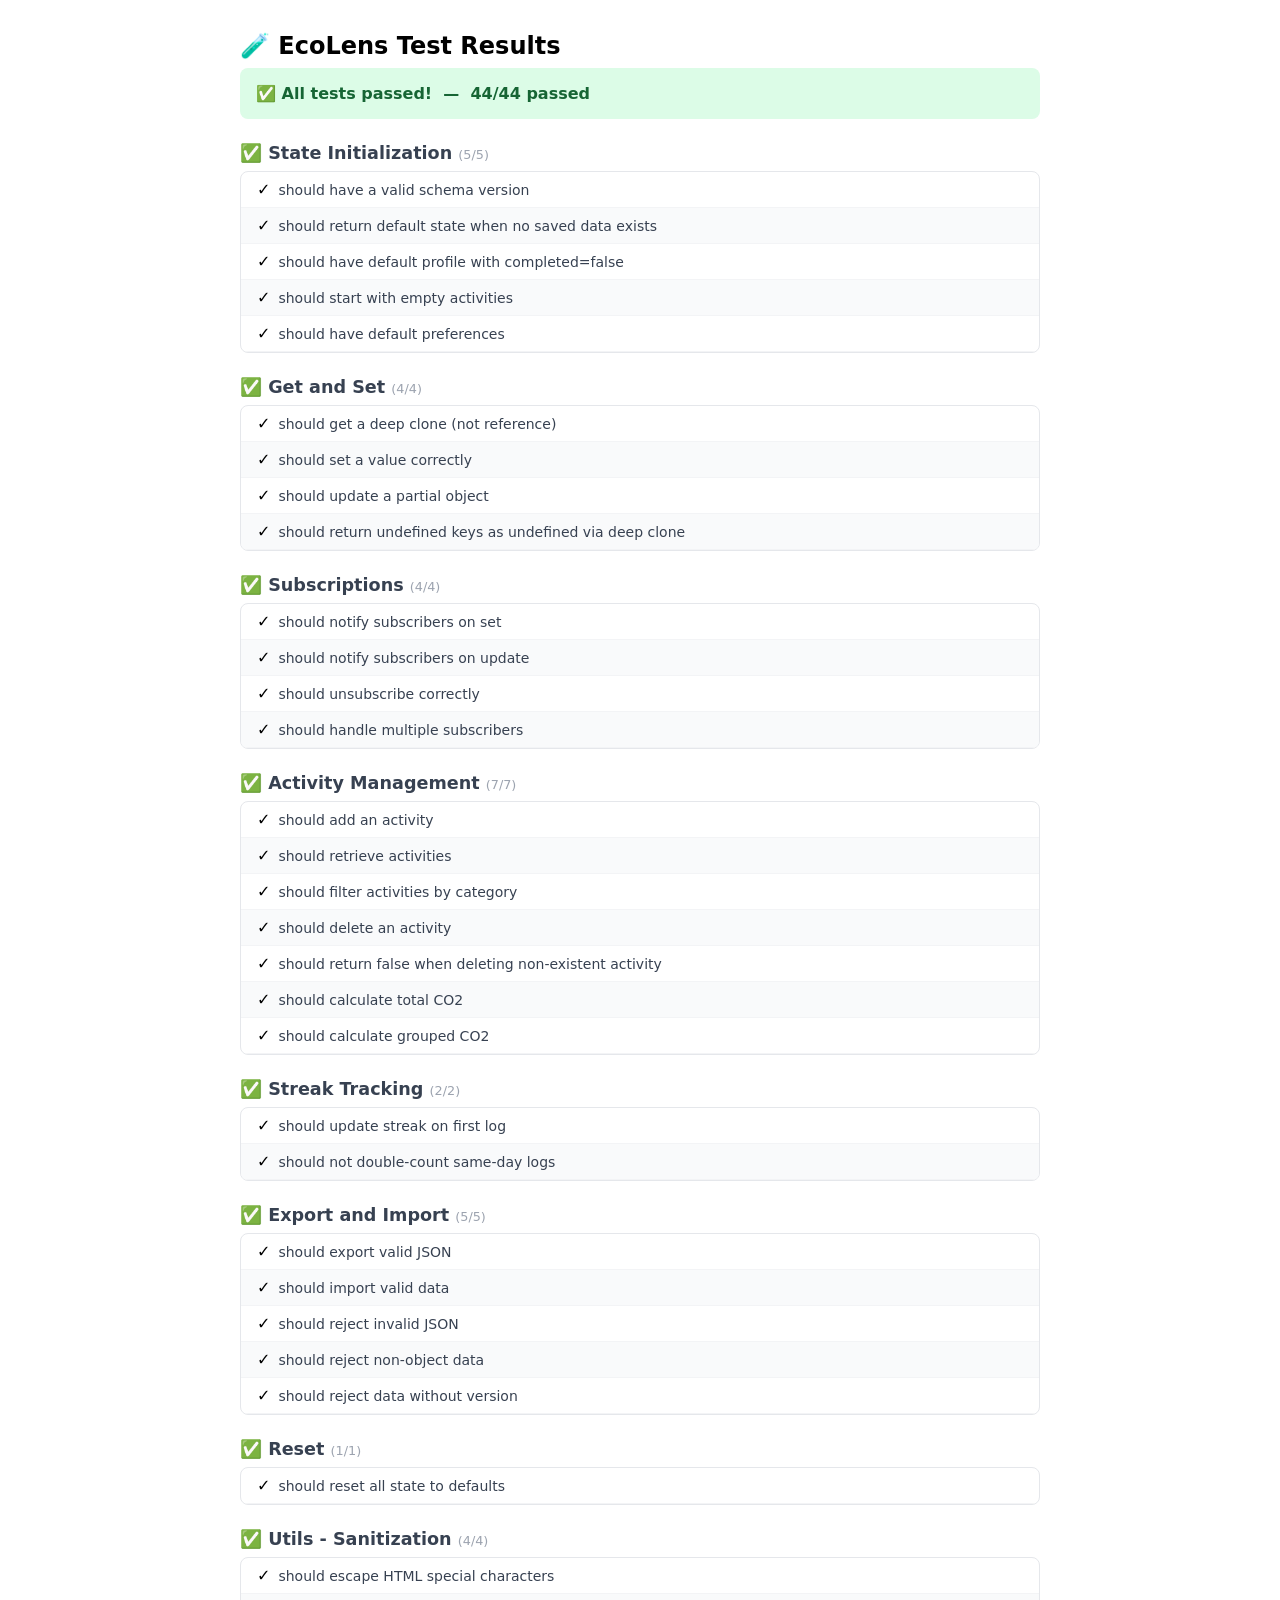
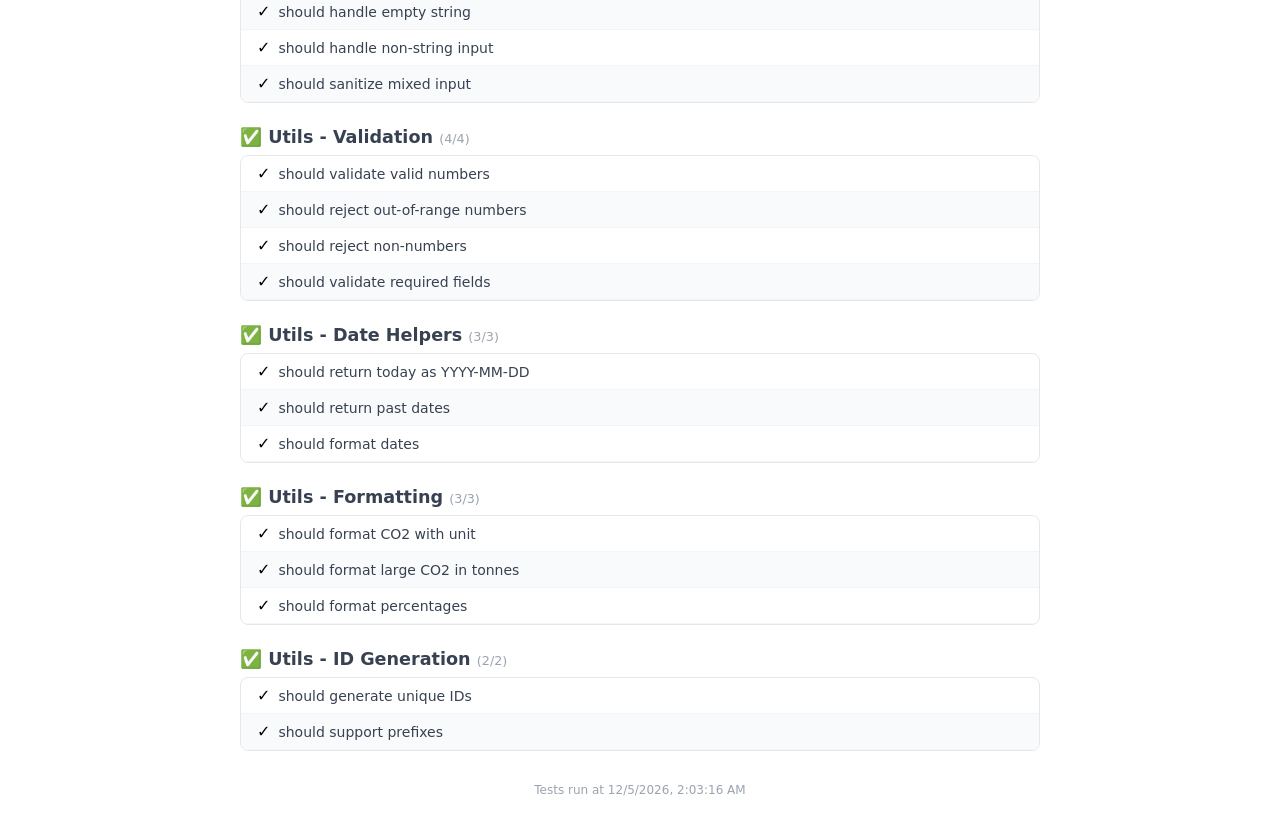
<file: tests/state.test.html>
<!DOCTYPE html>
<html lang="en">
<head>
  <meta charset="UTF-8">
  <meta name="viewport" content="width=device-width, initial-scale=1.0">
  <title>EcoLens — State Management Tests</title>
</head>
<body>
  <div id="test-results"></div>

  <!-- Dependencies -->
  <script src="../js/constants.js"></script>
  <script src="../js/utils.js"></script>
  <script src="../js/state.js"></script>

  <!-- Test Framework -->
  <script src="test-runner.js"></script>

  <script>
    const { describe, it, assertEqual, assertDeepEqual, assertTrue, assertFalse, assertThrows, assertInRange, assertApproxEqual, run } = TestRunner;

    // Reset all state before tests — clears both localStorage AND in-memory state
    Store.resetAll();

    // ============================================
    //  STATE INITIALIZATION TESTS
    // ============================================

    describe('State Initialization', () => {
      it('should have a valid schema version', () => {
        assertTrue(Store.SCHEMA_VERSION >= 1);
      });

      it('should return default state when no saved data exists', () => {
        const state = Store.get();
        assertTrue(state !== null);
        assertTrue(state !== undefined);
        assertTrue('profile' in state);
        assertTrue('activities' in state);
        assertTrue('challenges' in state);
        assertTrue('preferences' in state);
      });

      it('should have default profile with completed=false', () => {
        const profile = Store.get('profile');
        assertFalse(profile.completed);
      });

      it('should start with empty activities', () => {
        const activities = Store.get('activities');
        assertTrue(Array.isArray(activities));
      });

      it('should have default preferences', () => {
        const prefs = Store.get('preferences');
        assertEqual(prefs.theme, 'auto');
        assertFalse(prefs.reducedMotion);
        assertEqual(prefs.fontSize, 'normal');
      });
    });

    // ============================================
    //  GET / SET TESTS
    // ============================================

    describe('Get and Set', () => {
      it('should get a deep clone (not reference)', () => {
        const profile1 = Store.get('profile');
        profile1.householdSize = 999;
        const profile2 = Store.get('profile');
        assertTrue(profile2.householdSize !== 999, 'Modifying returned value should not affect store');
      });

      it('should set a value correctly', () => {
        const testPrefs = { theme: 'dark', reducedMotion: true, fontSize: 'large', unit: 'imperial' };
        Store.set('preferences', testPrefs);
        const result = Store.get('preferences');
        assertEqual(result.theme, 'dark');
        assertTrue(result.reducedMotion);
        assertEqual(result.fontSize, 'large');
      });

      it('should update a partial object', () => {
        Store.update('profile', { householdSize: 3 });
        const profile = Store.get('profile');
        assertEqual(profile.householdSize, 3);
        // Other fields should still exist
        assertTrue('diet' in profile);
        assertTrue('commute' in profile);
      });

      it('should return undefined keys as undefined via deep clone', () => {
        const result = Store.get('nonexistent');
        assertEqual(result, undefined);
      });
    });

    // ============================================
    //  SUBSCRIPTION TESTS
    // ============================================

    describe('Subscriptions', () => {
      it('should notify subscribers on set', () => {
        let notified = false;
        const unsub = Store.subscribe('preferences', () => { notified = true; });
        Store.set('preferences', { theme: 'light', reducedMotion: false, fontSize: 'normal', unit: 'metric' });
        assertTrue(notified, 'Subscriber should have been notified');
        unsub();
      });

      it('should notify subscribers on update', () => {
        let notifiedValue = null;
        const unsub = Store.subscribe('profile', (val) => { notifiedValue = val; });
        Store.update('profile', { diet: 'vegan' });
        assertTrue(notifiedValue !== null, 'Subscriber should receive value');
        assertEqual(notifiedValue.diet, 'vegan');
        unsub();
      });

      it('should unsubscribe correctly', () => {
        let count = 0;
        const unsub = Store.subscribe('preferences', () => { count++; });
        Store.update('preferences', { theme: 'dark' });
        assertEqual(count, 1);
        unsub();
        Store.update('preferences', { theme: 'light' });
        assertEqual(count, 1, 'Should not notify after unsubscribe');
      });

      it('should handle multiple subscribers', () => {
        let count1 = 0, count2 = 0;
        const unsub1 = Store.subscribe('profile', () => { count1++; });
        const unsub2 = Store.subscribe('profile', () => { count2++; });
        Store.update('profile', { householdSize: 5 });
        assertEqual(count1, 1);
        assertEqual(count2, 1);
        unsub1();
        unsub2();
      });
    });

    // ============================================
    //  ACTIVITY MANAGEMENT TESTS
    // ============================================

    describe('Activity Management', () => {
      it('should add an activity', () => {
        // Clear first
        Store.set('activities', []);
        const activity = Store.addActivity({
          category: 'transport',
          type: 'car-petrol',
          value: 10,
          unit: 'km',
          co2: 1.92,
        });
        assertTrue(activity.id !== undefined, 'Should have an ID');
        assertTrue(activity.date !== undefined, 'Should have a date');
        assertTrue(activity.timestamp !== undefined, 'Should have a timestamp');
        assertEqual(activity.category, 'transport');
        assertEqual(activity.co2, 1.92);
      });

      it('should retrieve activities', () => {
        const activities = Store.getActivities();
        assertTrue(activities.length > 0);
      });

      it('should filter activities by category', () => {
        Store.addActivity({ category: 'food', type: 'vegan', value: 1, unit: 'meals', co2: 0.7 });
        const foodOnly = Store.getActivities({ category: 'food' });
        foodOnly.forEach((a) => assertEqual(a.category, 'food'));
      });

      it('should delete an activity', () => {
        const activities = Store.getActivities();
        const idToDelete = activities[0].id;
        const deleted = Store.deleteActivity(idToDelete);
        assertTrue(deleted);
        const remaining = Store.getActivities();
        assertFalse(remaining.some((a) => a.id === idToDelete));
      });

      it('should return false when deleting non-existent activity', () => {
        const result = Store.deleteActivity('non-existent-id');
        assertFalse(result);
      });

      it('should calculate total CO2', () => {
        Store.set('activities', []);
        Store.addActivity({ category: 'transport', type: 'car', value: 10, unit: 'km', co2: 2 });
        Store.addActivity({ category: 'food', type: 'vegan', value: 1, unit: 'meals', co2: 1 });

        const today = Utils.today();
        const total = Store.getTotalCO2(today, today);
        assertApproxEqual(total, 3, 0.01);
      });

      it('should calculate grouped CO2', () => {
        const today = Utils.today();
        const grouped = Store.getTotalCO2(today, today, true);
        assertTrue('transport' in grouped || 'food' in grouped);
      });
    });

    // ============================================
    //  STREAK TRACKING TESTS
    // ============================================

    describe('Streak Tracking', () => {
      it('should update streak on first log', () => {
        Store.set('activities', []);
        Store.update('challenges', { streak: 0, lastLogDate: null });
        Store.addActivity({ category: 'food', type: 'vegan', value: 1, unit: 'meals', co2: 0.7 });
        const challenges = Store.get('challenges');
        assertEqual(challenges.streak, 1);
        assertEqual(challenges.lastLogDate, Utils.today());
      });

      it('should not double-count same-day logs', () => {
        const streakBefore = Store.get('challenges').streak;
        Store.addActivity({ category: 'food', type: 'mixed', value: 1, unit: 'meals', co2: 2.5 });
        const streakAfter = Store.get('challenges').streak;
        assertEqual(streakBefore, streakAfter, 'Same-day log should not increase streak');
      });
    });

    // ============================================
    //  EXPORT / IMPORT TESTS
    // ============================================

    describe('Export and Import', () => {
      it('should export valid JSON', () => {
        const exported = Store.exportData();
        assertTrue(typeof exported === 'string');
        const parsed = JSON.parse(exported);
        assertTrue(typeof parsed === 'object');
        assertTrue('_version' in parsed);
      });

      it('should import valid data', () => {
        const exported = Store.exportData();
        // Modify something
        Store.update('profile', { householdSize: 99 });
        // Import original back
        const result = Store.importData(exported);
        assertTrue(result.success);
      });

      it('should reject invalid JSON', () => {
        const result = Store.importData('not valid json {{{');
        assertFalse(result.success);
        assertTrue(result.error !== undefined);
      });

      it('should reject non-object data', () => {
        const result = Store.importData('"just a string"');
        assertFalse(result.success);
      });

      it('should reject data without version', () => {
        const result = Store.importData('{"profile": {}}');
        assertFalse(result.success);
      });
    });

    // ============================================
    //  RESET TESTS
    // ============================================

    describe('Reset', () => {
      it('should reset all state to defaults', () => {
        Store.update('profile', { householdSize: 10, diet: 'vegan', completed: true });
        Store.addActivity({ category: 'food', type: 'vegan', value: 1, unit: 'meals', co2: 0.7 });

        Store.resetAll();

        const profile = Store.get('profile');
        assertFalse(profile.completed);
        assertEqual(profile.householdSize, 1);
        assertEqual(profile.diet, '');

        const activities = Store.get('activities');
        assertEqual(activities.length, 0);
      });
    });

    // ============================================
    //  UTILS TESTS
    // ============================================

    describe('Utils - Sanitization', () => {
      it('should escape HTML special characters', () => {
        var openTag = String.fromCharCode(60) + 'script' + String.fromCharCode(62);
        var closeTag = String.fromCharCode(60) + '/script' + String.fromCharCode(62);
        var input = openTag + 'alert("xss")' + closeTag;
        var result = Utils.escapeHtml(input);
        assertFalse(result.includes(openTag));
        assertTrue(result.includes('&amp;lt;script&amp;gt;') || result.includes('&lt;script&gt;'));
      });

      it('should handle empty string', () => {
        assertEqual(Utils.escapeHtml(''), '');
      });

      it('should handle non-string input', () => {
        assertEqual(Utils.escapeHtml(null), '');
        assertEqual(Utils.escapeHtml(undefined), '');
        assertEqual(Utils.escapeHtml(123), '');
      });

      it('should sanitize mixed input', () => {
        assertEqual(Utils.sanitize(42), '42');
        assertEqual(Utils.sanitize(true), 'true');
        assertEqual(Utils.sanitize(null), '');
      });
    });

    describe('Utils - Validation', () => {
      it('should validate valid numbers', () => {
        const result = Utils.validateNumber(5, 0, 10);
        assertTrue(result.valid);
        assertEqual(result.value, 5);
      });

      it('should reject out-of-range numbers', () => {
        const result = Utils.validateNumber(15, 0, 10);
        assertFalse(result.valid);
      });

      it('should reject non-numbers', () => {
        const result = Utils.validateNumber('abc', 0, 10);
        assertFalse(result.valid);
      });

      it('should validate required fields', () => {
        assertTrue(Utils.validateRequired('hello').valid);
        assertFalse(Utils.validateRequired('').valid);
        assertFalse(Utils.validateRequired('   ').valid);
      });
    });

    describe('Utils - Date Helpers', () => {
      it('should return today as YYYY-MM-DD', () => {
        const today = Utils.today();
        assertTrue(/^\d{4}-\d{2}-\d{2}$/.test(today));
      });

      it('should return past dates', () => {
        const yesterday = Utils.daysAgo(1);
        assertTrue(yesterday < Utils.today());
      });

      it('should format dates', () => {
        const result = Utils.formatDate(Utils.today(), 'relative');
        assertEqual(result, 'Today');
      });
    });

    describe('Utils - Formatting', () => {
      it('should format CO2 with unit', () => {
        const result = Utils.formatCO2(5.5);
        assertTrue(result.includes('5.5'));
        assertTrue(result.includes('kg'));
      });

      it('should format large CO2 in tonnes', () => {
        const result = Utils.formatCO2(1500, true);
        assertTrue(result.includes('t'));
      });

      it('should format percentages', () => {
        assertEqual(Utils.percentage(50, 100), '50%');
        assertEqual(Utils.percentage(0, 0), '0%');
      });
    });

    describe('Utils - ID Generation', () => {
      it('should generate unique IDs', () => {
        const id1 = Utils.generateId();
        const id2 = Utils.generateId();
        assertTrue(id1 !== id2);
      });

      it('should support prefixes', () => {
        const id = Utils.generateId('test');
        assertTrue(id.startsWith('test_'));
      });
    });

    // Run all tests
    run();
  </script>
</body>
</html>
</file>
<file: css/index.css>
/* ============================================
   EcoLens Design System
   Core tokens, reset, and utilities
   ============================================ */

/* ---------- Google Font Import ---------- */
@import url('https://fonts.googleapis.com/css2?family=Inter:wght@300;400;500;600;700;800&family=Space+Grotesk:wght@500;600;700&display=swap');

/* ---------- Design Tokens ---------- */
:root {
  /* Primary Palette — Nature-inspired greens */
  --color-primary-50: hsl(152, 68%, 96%);
  --color-primary-100: hsl(152, 60%, 88%);
  --color-primary-200: hsl(152, 55%, 76%);
  --color-primary-300: hsl(152, 50%, 62%);
  --color-primary-400: hsl(152, 52%, 48%);
  --color-primary-500: hsl(152, 60%, 38%);
  --color-primary-600: hsl(152, 65%, 30%);
  --color-primary-700: hsl(152, 70%, 22%);
  --color-primary-800: hsl(152, 72%, 16%);
  --color-primary-900: hsl(152, 75%, 10%);

  /* Accent Palette — Warm amber for highlights */
  --color-accent-50: hsl(38, 100%, 96%);
  --color-accent-100: hsl(38, 95%, 88%);
  --color-accent-200: hsl(38, 90%, 76%);
  --color-accent-300: hsl(38, 85%, 62%);
  --color-accent-400: hsl(36, 90%, 52%);
  --color-accent-500: hsl(34, 92%, 45%);

  /* Semantic Colors */
  --color-success: hsl(145, 65%, 42%);
  --color-warning: hsl(38, 92%, 50%);
  --color-danger: hsl(0, 72%, 56%);
  --color-info: hsl(210, 80%, 56%);

  /* Neutrals — Light Mode */
  --color-bg-primary: hsl(150, 20%, 98%);
  --color-bg-secondary: hsl(150, 15%, 95%);
  --color-bg-tertiary: hsl(150, 10%, 92%);
  --color-bg-card: hsl(0, 0%, 100%);
  --color-bg-glass: hsla(150, 20%, 98%, 0.72);
  --color-surface-hover: hsla(152, 50%, 48%, 0.06);
  --color-surface-active: hsla(152, 50%, 48%, 0.12);

  --color-text-primary: hsl(152, 20%, 12%);
  --color-text-secondary: hsl(152, 10%, 40%);
  --color-text-tertiary: hsl(152, 8%, 58%);
  --color-text-inverse: hsl(0, 0%, 100%);

  --color-border: hsl(150, 15%, 88%);
  --color-border-strong: hsl(150, 15%, 78%);
  --color-divider: hsl(150, 10%, 92%);

  /* Shadows */
  --shadow-xs: 0 1px 2px hsla(152, 20%, 12%, 0.04);
  --shadow-sm: 0 2px 4px hsla(152, 20%, 12%, 0.06), 0 1px 2px hsla(152, 20%, 12%, 0.04);
  --shadow-md: 0 4px 12px hsla(152, 20%, 12%, 0.08), 0 2px 4px hsla(152, 20%, 12%, 0.04);
  --shadow-lg: 0 8px 24px hsla(152, 20%, 12%, 0.10), 0 4px 8px hsla(152, 20%, 12%, 0.06);
  --shadow-xl: 0 16px 48px hsla(152, 20%, 12%, 0.12), 0 8px 16px hsla(152, 20%, 12%, 0.06);
  --shadow-glow: 0 0 20px hsla(152, 60%, 38%, 0.25);

  /* Typography */
  --font-sans: 'Inter', -apple-system, BlinkMacSystemFont, 'Segoe UI', sans-serif;
  --font-display: 'Space Grotesk', 'Inter', sans-serif;
  --font-mono: 'JetBrains Mono', 'Fira Code', monospace;

  --text-xs: 0.75rem;
  --text-sm: 0.875rem;
  --text-base: 1rem;
  --text-lg: 1.125rem;
  --text-xl: 1.25rem;
  --text-2xl: 1.5rem;
  --text-3xl: 1.875rem;
  --text-4xl: 2.25rem;
  --text-5xl: 3rem;

  --leading-tight: 1.2;
  --leading-normal: 1.5;
  --leading-relaxed: 1.65;

  --weight-light: 300;
  --weight-normal: 400;
  --weight-medium: 500;
  --weight-semibold: 600;
  --weight-bold: 700;
  --weight-extrabold: 800;

  /* Spacing */
  --space-1: 0.25rem;
  --space-2: 0.5rem;
  --space-3: 0.75rem;
  --space-4: 1rem;
  --space-5: 1.25rem;
  --space-6: 1.5rem;
  --space-8: 2rem;
  --space-10: 2.5rem;
  --space-12: 3rem;
  --space-16: 4rem;
  --space-20: 5rem;
  --space-24: 6rem;

  /* Border Radius */
  --radius-sm: 6px;
  --radius-md: 10px;
  --radius-lg: 14px;
  --radius-xl: 20px;
  --radius-2xl: 28px;
  --radius-full: 9999px;

  /* Transitions */
  --ease-out: cubic-bezier(0.22, 1, 0.36, 1);
  --ease-in-out: cubic-bezier(0.65, 0, 0.35, 1);
  --ease-spring: cubic-bezier(0.34, 1.56, 0.64, 1);
  --duration-fast: 150ms;
  --duration-normal: 250ms;
  --duration-slow: 400ms;

  /* Z-Index */
  --z-base: 1;
  --z-dropdown: 100;
  --z-sticky: 200;
  --z-modal-backdrop: 300;
  --z-modal: 400;
  --z-toast: 500;

  /* Layout */
  --nav-height: 64px;
  --sidebar-width: 280px;
  --max-content-width: 1200px;
}

/* ---------- Dark Mode ---------- */
[data-theme="dark"] {
  --color-bg-primary: hsl(152, 25%, 8%);
  --color-bg-secondary: hsl(152, 20%, 11%);
  --color-bg-tertiary: hsl(152, 18%, 14%);
  --color-bg-card: hsl(152, 20%, 12%);
  --color-bg-glass: hsla(152, 25%, 8%, 0.80);
  --color-surface-hover: hsla(152, 50%, 48%, 0.10);
  --color-surface-active: hsla(152, 50%, 48%, 0.18);

  --color-text-primary: hsl(150, 15%, 92%);
  --color-text-secondary: hsl(150, 10%, 65%);
  --color-text-tertiary: hsl(150, 8%, 48%);

  --color-border: hsl(152, 15%, 20%);
  --color-border-strong: hsl(152, 15%, 28%);
  --color-divider: hsl(152, 12%, 18%);

  --shadow-xs: 0 1px 2px hsla(0, 0%, 0%, 0.2);
  --shadow-sm: 0 2px 4px hsla(0, 0%, 0%, 0.25), 0 1px 2px hsla(0, 0%, 0%, 0.2);
  --shadow-md: 0 4px 12px hsla(0, 0%, 0%, 0.3), 0 2px 4px hsla(0, 0%, 0%, 0.2);
  --shadow-lg: 0 8px 24px hsla(0, 0%, 0%, 0.35), 0 4px 8px hsla(0, 0%, 0%, 0.25);
  --shadow-xl: 0 16px 48px hsla(0, 0%, 0%, 0.4), 0 8px 16px hsla(0, 0%, 0%, 0.3);
  --shadow-glow: 0 0 24px hsla(152, 60%, 38%, 0.35);
}

/* Auto dark mode */
@media (prefers-color-scheme: dark) {
  :root:not([data-theme="light"]) {
    --color-bg-primary: hsl(152, 25%, 8%);
    --color-bg-secondary: hsl(152, 20%, 11%);
    --color-bg-tertiary: hsl(152, 18%, 14%);
    --color-bg-card: hsl(152, 20%, 12%);
    --color-bg-glass: hsla(152, 25%, 8%, 0.80);
    --color-surface-hover: hsla(152, 50%, 48%, 0.10);
    --color-surface-active: hsla(152, 50%, 48%, 0.18);

    --color-text-primary: hsl(150, 15%, 92%);
    --color-text-secondary: hsl(150, 10%, 65%);
    --color-text-tertiary: hsl(150, 8%, 48%);

    --color-border: hsl(152, 15%, 20%);
    --color-border-strong: hsl(152, 15%, 28%);
    --color-divider: hsl(152, 12%, 18%);

    --shadow-xs: 0 1px 2px hsla(0, 0%, 0%, 0.2);
    --shadow-sm: 0 2px 4px hsla(0, 0%, 0%, 0.25), 0 1px 2px hsla(0, 0%, 0%, 0.2);
    --shadow-md: 0 4px 12px hsla(0, 0%, 0%, 0.3), 0 2px 4px hsla(0, 0%, 0%, 0.2);
    --shadow-lg: 0 8px 24px hsla(0, 0%, 0%, 0.35), 0 4px 8px hsla(0, 0%, 0%, 0.25);
    --shadow-xl: 0 16px 48px hsla(0, 0%, 0%, 0.4), 0 8px 16px hsla(0, 0%, 0%, 0.3);
    --shadow-glow: 0 0 24px hsla(152, 60%, 38%, 0.35);
  }
}

/* ---------- CSS Reset ---------- */
*,
*::before,
*::after {
  margin: 0;
  padding: 0;
  box-sizing: border-box;
}

html {
  font-size: 16px;
  scroll-behavior: smooth;
  -webkit-text-size-adjust: 100%;
  text-size-adjust: 100%;
}

@media (prefers-reduced-motion: reduce) {
  html {
    scroll-behavior: auto;
  }
  *,
  *::before,
  *::after {
    animation-duration: 0.01ms !important;
    animation-iteration-count: 1 !important;
    transition-duration: 0.01ms !important;
  }
}

body {
  font-family: var(--font-sans);
  font-size: var(--text-base);
  line-height: var(--leading-normal);
  color: var(--color-text-primary);
  background-color: var(--color-bg-primary);
  -webkit-font-smoothing: antialiased;
  -moz-osx-font-smoothing: grayscale;
  min-height: 100vh;
  overflow-x: hidden;
}

img, picture, video, canvas, svg {
  display: block;
  max-width: 100%;
}

input, button, textarea, select {
  font: inherit;
  color: inherit;
}

button {
  cursor: pointer;
  border: none;
  background: none;
}

a {
  color: var(--color-primary-500);
  text-decoration: none;
  transition: color var(--duration-fast) var(--ease-out);
}

a:hover {
  color: var(--color-primary-400);
}

ul, ol {
  list-style: none;
}

h1, h2, h3, h4, h5, h6 {
  font-family: var(--font-display);
  line-height: var(--leading-tight);
  font-weight: var(--weight-bold);
  color: var(--color-text-primary);
}

h1 { font-size: var(--text-4xl); }
h2 { font-size: var(--text-3xl); }
h3 { font-size: var(--text-2xl); }
h4 { font-size: var(--text-xl); }
h5 { font-size: var(--text-lg); }
h6 { font-size: var(--text-base); }

/* ---------- Focus Styles ---------- */
:focus-visible {
  outline: 2px solid var(--color-primary-400);
  outline-offset: 2px;
  border-radius: var(--radius-sm);
}

:focus:not(:focus-visible) {
  outline: none;
}

/* ---------- Skip Link ---------- */
.skip-link {
  position: absolute;
  top: -100%;
  left: var(--space-4);
  padding: var(--space-3) var(--space-6);
  background: var(--color-primary-500);
  color: var(--color-text-inverse);
  font-weight: var(--weight-semibold);
  border-radius: 0 0 var(--radius-md) var(--radius-md);
  z-index: var(--z-toast);
  transition: top var(--duration-fast) var(--ease-out);
}

.skip-link:focus {
  top: 0;
}

/* ---------- Scrollbar ---------- */
::-webkit-scrollbar {
  width: 8px;
  height: 8px;
}

::-webkit-scrollbar-track {
  background: var(--color-bg-secondary);
}

::-webkit-scrollbar-thumb {
  background: var(--color-border-strong);
  border-radius: var(--radius-full);
}

::-webkit-scrollbar-thumb:hover {
  background: var(--color-primary-400);
}

/* ---------- Selection ---------- */
::selection {
  background: hsla(152, 60%, 38%, 0.25);
  color: var(--color-text-primary);
}

/* ---------- Layout Utilities ---------- */
.container {
  width: 100%;
  max-width: var(--max-content-width);
  margin-inline: auto;
  padding-inline: var(--space-6);
}

.sr-only {
  position: absolute;
  width: 1px;
  height: 1px;
  padding: 0;
  margin: -1px;
  overflow: hidden;
  clip: rect(0, 0, 0, 0);
  white-space: nowrap;
  border: 0;
}

.flex { display: flex; }
.flex-col { flex-direction: column; }
.items-center { align-items: center; }
.items-start { align-items: flex-start; }
.items-end { align-items: flex-end; }
.justify-center { justify-content: center; }
.justify-between { justify-content: space-between; }
.justify-end { justify-content: flex-end; }
.flex-wrap { flex-wrap: wrap; }
.flex-1 { flex: 1; }
.gap-1 { gap: var(--space-1); }
.gap-2 { gap: var(--space-2); }
.gap-3 { gap: var(--space-3); }
.gap-4 { gap: var(--space-4); }
.gap-6 { gap: var(--space-6); }
.gap-8 { gap: var(--space-8); }

.grid { display: grid; }
.grid-cols-2 { grid-template-columns: repeat(2, 1fr); }
.grid-cols-3 { grid-template-columns: repeat(3, 1fr); }
.grid-cols-4 { grid-template-columns: repeat(4, 1fr); }

.text-center { text-align: center; }
.text-right { text-align: right; }
.font-medium { font-weight: var(--weight-medium); }
.font-semibold { font-weight: var(--weight-semibold); }
.font-bold { font-weight: var(--weight-bold); }

.text-xs { font-size: var(--text-xs); }
.text-sm { font-size: var(--text-sm); }
.text-base { font-size: var(--text-base); }
.text-lg { font-size: var(--text-lg); }
.text-xl { font-size: var(--text-xl); }
.text-2xl { font-size: var(--text-2xl); }

.text-primary { color: var(--color-text-primary); }
.text-secondary { color: var(--color-text-secondary); }
.text-tertiary { color: var(--color-text-tertiary); }
.text-success { color: var(--color-success); }
.text-warning { color: var(--color-warning); }
.text-danger { color: var(--color-danger); }
.text-accent { color: var(--color-primary-500); }

.mt-1 { margin-top: var(--space-1); }
.mt-2 { margin-top: var(--space-2); }
.mt-4 { margin-top: var(--space-4); }
.mt-6 { margin-top: var(--space-6); }
.mt-8 { margin-top: var(--space-8); }
.mb-2 { margin-bottom: var(--space-2); }
.mb-4 { margin-bottom: var(--space-4); }
.mb-6 { margin-bottom: var(--space-6); }
.mb-8 { margin-bottom: var(--space-8); }

.w-full { width: 100%; }
.h-full { height: 100%; }
.min-h-screen { min-height: 100vh; }

.relative { position: relative; }
.absolute { position: absolute; }
.overflow-hidden { overflow: hidden; }

/* ---------- Animations ---------- */
@keyframes fadeIn {
  from { opacity: 0; }
  to { opacity: 1; }
}

@keyframes fadeInUp {
  from {
    opacity: 0;
    transform: translateY(16px);
  }
  to {
    opacity: 1;
    transform: translateY(0);
  }
}

@keyframes fadeInDown {
  from {
    opacity: 0;
    transform: translateY(-16px);
  }
  to {
    opacity: 1;
    transform: translateY(0);
  }
}

@keyframes slideInRight {
  from {
    opacity: 0;
    transform: translateX(24px);
  }
  to {
    opacity: 1;
    transform: translateX(0);
  }
}

@keyframes slideInLeft {
  from {
    opacity: 0;
    transform: translateX(-24px);
  }
  to {
    opacity: 1;
    transform: translateX(0);
  }
}

@keyframes scaleIn {
  from {
    opacity: 0;
    transform: scale(0.92);
  }
  to {
    opacity: 1;
    transform: scale(1);
  }
}

@keyframes pulse {
  0%, 100% { opacity: 1; }
  50% { opacity: 0.5; }
}

@keyframes shimmer {
  0% { background-position: -200% 0; }
  100% { background-position: 200% 0; }
}

@keyframes float {
  0%, 100% { transform: translateY(0px); }
  50% { transform: translateY(-6px); }
}

@keyframes spin {
  from { transform: rotate(0deg); }
  to { transform: rotate(360deg); }
}

@keyframes countUp {
  from { opacity: 0; transform: translateY(8px); }
  to { opacity: 1; transform: translateY(0); }
}

.animate-fade-in { animation: fadeIn var(--duration-normal) var(--ease-out); }
.animate-fade-in-up { animation: fadeInUp var(--duration-slow) var(--ease-out); }
.animate-fade-in-down { animation: fadeInDown var(--duration-slow) var(--ease-out); }
.animate-slide-in-right { animation: slideInRight var(--duration-slow) var(--ease-out); }
.animate-slide-in-left { animation: slideInLeft var(--duration-slow) var(--ease-out); }
.animate-scale-in { animation: scaleIn var(--duration-slow) var(--ease-spring); }
.animate-pulse { animation: pulse 2s ease-in-out infinite; }
.animate-float { animation: float 3s ease-in-out infinite; }
.animate-spin { animation: spin 1s linear infinite; }

/* Staggered children animations */
.stagger-children > * { animation: fadeInUp var(--duration-slow) var(--ease-out) both; }
.stagger-children > *:nth-child(1) { animation-delay: 0ms; }
.stagger-children > *:nth-child(2) { animation-delay: 60ms; }
.stagger-children > *:nth-child(3) { animation-delay: 120ms; }
.stagger-children > *:nth-child(4) { animation-delay: 180ms; }
.stagger-children > *:nth-child(5) { animation-delay: 240ms; }
.stagger-children > *:nth-child(6) { animation-delay: 300ms; }
.stagger-children > *:nth-child(7) { animation-delay: 360ms; }
.stagger-children > *:nth-child(8) { animation-delay: 420ms; }

/* ---------- Responsive Breakpoints ---------- */
@media (max-width: 640px) {
  :root {
    --text-4xl: 1.875rem;
    --text-3xl: 1.5rem;
    --text-2xl: 1.25rem;
    --nav-height: 56px;
  }
  .container { padding-inline: var(--space-4); }
  .grid-cols-2,
  .grid-cols-3,
  .grid-cols-4 {
    grid-template-columns: 1fr;
  }
  .hide-mobile { display: none !important; }
}

@media (min-width: 641px) and (max-width: 1024px) {
  .grid-cols-4 { grid-template-columns: repeat(2, 1fr); }
  .hide-tablet { display: none !important; }
}

@media (min-width: 1025px) {
  .hide-desktop { display: none !important; }
}

/* ---------- Print Styles ---------- */
@media print {
  body { background: white; color: black; }
  nav, .skip-link, button { display: none !important; }
}
</file>
<file: css/components.css>
/* ============================================
   EcoLens Component Styles
   Reusable component-level styles
   ============================================ */

/* ---------- Buttons ---------- */
.btn {
  display: inline-flex;
  align-items: center;
  justify-content: center;
  gap: var(--space-2);
  padding: var(--space-3) var(--space-6);
  font-size: var(--text-sm);
  font-weight: var(--weight-semibold);
  line-height: 1;
  border-radius: var(--radius-md);
  border: 1.5px solid transparent;
  cursor: pointer;
  transition: all var(--duration-fast) var(--ease-out);
  white-space: nowrap;
  min-height: 44px;
  min-width: 44px;
  text-decoration: none;
  position: relative;
  overflow: hidden;
}

.btn::after {
  content: '';
  position: absolute;
  inset: 0;
  background: linear-gradient(135deg, hsla(0,0%,100%,0.15), transparent);
  opacity: 0;
  transition: opacity var(--duration-fast) var(--ease-out);
}

.btn:hover::after {
  opacity: 1;
}

.btn:active {
  transform: scale(0.97);
}

.btn-primary {
  background: linear-gradient(135deg, var(--color-primary-500), var(--color-primary-600));
  color: var(--color-text-inverse);
  box-shadow: var(--shadow-sm), 0 2px 8px hsla(152, 60%, 38%, 0.25);
}

.btn-primary:hover {
  box-shadow: var(--shadow-md), 0 4px 16px hsla(152, 60%, 38%, 0.35);
  transform: translateY(-1px);
}

.btn-primary:active {
  transform: translateY(0) scale(0.97);
}

.btn-secondary {
  background: var(--color-bg-card);
  color: var(--color-primary-500);
  border-color: var(--color-border);
  box-shadow: var(--shadow-xs);
}

.btn-secondary:hover {
  background: var(--color-surface-hover);
  border-color: var(--color-primary-400);
  box-shadow: var(--shadow-sm);
}

.btn-ghost {
  background: transparent;
  color: var(--color-text-secondary);
}

.btn-ghost:hover {
  background: var(--color-surface-hover);
  color: var(--color-text-primary);
}

.btn-danger {
  background: linear-gradient(135deg, var(--color-danger), hsl(0, 72%, 48%));
  color: var(--color-text-inverse);
  box-shadow: var(--shadow-sm), 0 2px 8px hsla(0, 72%, 56%, 0.25);
}

.btn-danger:hover {
  box-shadow: var(--shadow-md), 0 4px 16px hsla(0, 72%, 56%, 0.35);
}

.btn-sm {
  padding: var(--space-2) var(--space-4);
  font-size: var(--text-xs);
  min-height: 36px;
}

.btn-lg {
  padding: var(--space-4) var(--space-8);
  font-size: var(--text-base);
  min-height: 52px;
  border-radius: var(--radius-lg);
}

.btn-icon {
  padding: var(--space-2);
  width: 44px;
  height: 44px;
  border-radius: var(--radius-md);
}

.btn[disabled] {
  opacity: 0.5;
  cursor: not-allowed;
  pointer-events: none;
}

.btn .btn-spinner {
  width: 18px;
  height: 18px;
  border: 2px solid currentColor;
  border-right-color: transparent;
  border-radius: 50%;
  animation: spin 0.6s linear infinite;
}

/* ---------- Cards ---------- */
.card {
  background: var(--color-bg-card);
  border: 1px solid var(--color-border);
  border-radius: var(--radius-lg);
  padding: var(--space-6);
  box-shadow: var(--shadow-sm);
  transition: all var(--duration-normal) var(--ease-out);
  position: relative;
  overflow: hidden;
}

.card::before {
  content: '';
  position: absolute;
  top: 0;
  left: 0;
  right: 0;
  height: 3px;
  background: linear-gradient(90deg, var(--color-primary-400), var(--color-primary-600));
  opacity: 0;
  transition: opacity var(--duration-normal) var(--ease-out);
}

.card:hover {
  box-shadow: var(--shadow-md);
  border-color: var(--color-border-strong);
}

.card:hover::before {
  opacity: 1;
}

.card-glass {
  background: var(--color-bg-glass);
  backdrop-filter: blur(16px);
  -webkit-backdrop-filter: blur(16px);
  border: 1px solid hsla(152, 30%, 80%, 0.15);
}

.card-header {
  display: flex;
  align-items: center;
  justify-content: space-between;
  margin-bottom: var(--space-4);
}

.card-title {
  font-family: var(--font-display);
  font-size: var(--text-lg);
  font-weight: var(--weight-semibold);
  color: var(--color-text-primary);
}

.card-subtitle {
  font-size: var(--text-sm);
  color: var(--color-text-secondary);
  margin-top: var(--space-1);
}

.card-body {
  color: var(--color-text-secondary);
  line-height: var(--leading-relaxed);
}

.card-footer {
  display: flex;
  align-items: center;
  gap: var(--space-3);
  margin-top: var(--space-4);
  padding-top: var(--space-4);
  border-top: 1px solid var(--color-divider);
}

/* Stat Card */
.stat-card {
  text-align: center;
  padding: var(--space-6);
}

.stat-card .stat-icon {
  width: 48px;
  height: 48px;
  margin: 0 auto var(--space-3);
  display: flex;
  align-items: center;
  justify-content: center;
  border-radius: var(--radius-lg);
  font-size: var(--text-2xl);
}

.stat-card .stat-value {
  font-family: var(--font-display);
  font-size: var(--text-3xl);
  font-weight: var(--weight-extrabold);
  color: var(--color-text-primary);
  line-height: 1;
  margin-bottom: var(--space-1);
  animation: countUp var(--duration-slow) var(--ease-out);
}

.stat-card .stat-label {
  font-size: var(--text-sm);
  color: var(--color-text-secondary);
  font-weight: var(--weight-medium);
}

.stat-card .stat-change {
  display: inline-flex;
  align-items: center;
  gap: var(--space-1);
  font-size: var(--text-xs);
  font-weight: var(--weight-semibold);
  padding: var(--space-1) var(--space-2);
  border-radius: var(--radius-full);
  margin-top: var(--space-2);
}

.stat-change.positive {
  background: hsla(145, 65%, 42%, 0.1);
  color: var(--color-success);
}

.stat-change.negative {
  background: hsla(0, 72%, 56%, 0.1);
  color: var(--color-danger);
}

/* ---------- Badges ---------- */
.badge {
  display: inline-flex;
  align-items: center;
  gap: var(--space-1);
  padding: var(--space-1) var(--space-3);
  font-size: var(--text-xs);
  font-weight: var(--weight-semibold);
  border-radius: var(--radius-full);
  line-height: 1.4;
}

.badge-primary {
  background: var(--color-primary-100);
  color: var(--color-primary-700);
}

[data-theme="dark"] .badge-primary {
  background: hsla(152, 60%, 38%, 0.2);
  color: var(--color-primary-300);
}

.badge-success {
  background: hsla(145, 65%, 42%, 0.12);
  color: var(--color-success);
}

.badge-warning {
  background: hsla(38, 92%, 50%, 0.12);
  color: var(--color-warning);
}

.badge-danger {
  background: hsla(0, 72%, 56%, 0.12);
  color: var(--color-danger);
}

.badge-info {
  background: hsla(210, 80%, 56%, 0.12);
  color: var(--color-info);
}

.badge-neutral {
  background: var(--color-bg-tertiary);
  color: var(--color-text-secondary);
}

/* ---------- Form Inputs ---------- */
.form-group {
  margin-bottom: var(--space-5);
}

.form-label {
  display: block;
  font-size: var(--text-sm);
  font-weight: var(--weight-medium);
  color: var(--color-text-primary);
  margin-bottom: var(--space-2);
}

.form-label .required {
  color: var(--color-danger);
  margin-left: var(--space-1);
}

.form-hint {
  font-size: var(--text-xs);
  color: var(--color-text-tertiary);
  margin-top: var(--space-1);
}

.form-input,
.form-select,
.form-textarea {
  width: 100%;
  padding: var(--space-3) var(--space-4);
  font-size: var(--text-base);
  background: var(--color-bg-card);
  border: 1.5px solid var(--color-border);
  border-radius: var(--radius-md);
  color: var(--color-text-primary);
  transition: all var(--duration-fast) var(--ease-out);
  min-height: 44px;
}

.form-input:hover,
.form-select:hover,
.form-textarea:hover {
  border-color: var(--color-border-strong);
}

.form-input:focus,
.form-select:focus,
.form-textarea:focus {
  outline: none;
  border-color: var(--color-primary-400);
  box-shadow: 0 0 0 3px hsla(152, 60%, 38%, 0.15);
}

.form-input.error,
.form-select.error {
  border-color: var(--color-danger);
  box-shadow: 0 0 0 3px hsla(0, 72%, 56%, 0.1);
}

.form-error {
  font-size: var(--text-xs);
  color: var(--color-danger);
  margin-top: var(--space-1);
  display: flex;
  align-items: center;
  gap: var(--space-1);
}

.form-select {
  appearance: none;
  background-image: url("data:image/svg+xml,%3Csvg xmlns='http://www.w3.org/2000/svg' width='12' height='12' viewBox='0 0 12 12'%3E%3Cpath fill='%2366756e' d='M6 8L1 3h10z'/%3E%3C/svg%3E");
  background-repeat: no-repeat;
  background-position: right var(--space-4) center;
  padding-right: var(--space-10);
}

.form-textarea {
  resize: vertical;
  min-height: 100px;
}

.form-input::placeholder {
  color: var(--color-text-tertiary);
}

/* Range Input */
.form-range {
  width: 100%;
  height: 6px;
  appearance: none;
  background: var(--color-bg-tertiary);
  border-radius: var(--radius-full);
  outline: none;
}

.form-range::-webkit-slider-thumb {
  appearance: none;
  width: 22px;
  height: 22px;
  background: var(--color-primary-500);
  border-radius: 50%;
  cursor: pointer;
  box-shadow: var(--shadow-sm);
  transition: all var(--duration-fast) var(--ease-out);
}

.form-range::-webkit-slider-thumb:hover {
  transform: scale(1.15);
  box-shadow: var(--shadow-md), var(--shadow-glow);
}

/* Checkbox & Radio */
.form-check {
  display: flex;
  align-items: center;
  gap: var(--space-3);
  cursor: pointer;
  padding: var(--space-2) 0;
  min-height: 44px;
}

.form-check-input {
  appearance: none;
  width: 20px;
  height: 20px;
  border: 2px solid var(--color-border-strong);
  border-radius: var(--radius-sm);
  cursor: pointer;
  transition: all var(--duration-fast) var(--ease-out);
  flex-shrink: 0;
  display: grid;
  place-content: center;
}

.form-check-input[type="radio"] {
  border-radius: 50%;
}

.form-check-input:checked {
  background: var(--color-primary-500);
  border-color: var(--color-primary-500);
}

.form-check-input:checked::after {
  content: '';
  width: 10px;
  height: 10px;
  background: white;
  clip-path: polygon(20% 50%, 40% 70%, 80% 30%, 85% 35%, 40% 80%, 15% 55%);
}

.form-check-input[type="radio"]:checked::after {
  clip-path: circle(35%);
}

.form-check-label {
  font-size: var(--text-sm);
  color: var(--color-text-primary);
  cursor: pointer;
}

/* ---------- Progress Bar ---------- */
.progress {
  width: 100%;
  height: 8px;
  background: var(--color-bg-tertiary);
  border-radius: var(--radius-full);
  overflow: hidden;
}

.progress-bar {
  height: 100%;
  background: linear-gradient(90deg, var(--color-primary-400), var(--color-primary-500));
  border-radius: var(--radius-full);
  transition: width var(--duration-slow) var(--ease-out);
  position: relative;
}

.progress-bar::after {
  content: '';
  position: absolute;
  inset: 0;
  background: linear-gradient(90deg, transparent, hsla(0,0%,100%,0.3), transparent);
  animation: shimmer 2s infinite;
  background-size: 200% 100%;
}

.progress-lg {
  height: 12px;
}

/* ---------- Tabs ---------- */
.tabs {
  display: flex;
  gap: var(--space-1);
  padding: var(--space-1);
  background: var(--color-bg-tertiary);
  border-radius: var(--radius-lg);
  overflow-x: auto;
}

.tab {
  flex: 1;
  padding: var(--space-3) var(--space-4);
  font-size: var(--text-sm);
  font-weight: var(--weight-medium);
  color: var(--color-text-secondary);
  background: transparent;
  border-radius: var(--radius-md);
  transition: all var(--duration-fast) var(--ease-out);
  cursor: pointer;
  border: none;
  white-space: nowrap;
  min-height: 44px;
  text-align: center;
}

.tab:hover {
  color: var(--color-text-primary);
  background: var(--color-surface-hover);
}

.tab.active {
  background: var(--color-bg-card);
  color: var(--color-primary-500);
  font-weight: var(--weight-semibold);
  box-shadow: var(--shadow-sm);
}

/* ---------- Toast / Notification ---------- */
.toast-container {
  position: fixed;
  top: var(--space-4);
  right: var(--space-4);
  z-index: var(--z-toast);
  display: flex;
  flex-direction: column;
  gap: var(--space-3);
  max-width: 420px;
  width: calc(100% - var(--space-8));
}

.toast {
  display: flex;
  align-items: flex-start;
  gap: var(--space-3);
  padding: var(--space-4);
  background: var(--color-bg-card);
  border: 1px solid var(--color-border);
  border-radius: var(--radius-lg);
  box-shadow: var(--shadow-lg);
  animation: slideInRight var(--duration-normal) var(--ease-spring);
  position: relative;
  overflow: hidden;
}

.toast::before {
  content: '';
  position: absolute;
  left: 0;
  top: 0;
  bottom: 0;
  width: 4px;
}

.toast-success::before { background: var(--color-success); }
.toast-error::before { background: var(--color-danger); }
.toast-warning::before { background: var(--color-warning); }
.toast-info::before { background: var(--color-info); }

.toast-icon {
  font-size: var(--text-xl);
  flex-shrink: 0;
  margin-top: 1px;
}

.toast-content {
  flex: 1;
}

.toast-title {
  font-size: var(--text-sm);
  font-weight: var(--weight-semibold);
  color: var(--color-text-primary);
}

.toast-message {
  font-size: var(--text-sm);
  color: var(--color-text-secondary);
  margin-top: var(--space-1);
}

.toast-close {
  padding: var(--space-1);
  color: var(--color-text-tertiary);
  cursor: pointer;
  border: none;
  background: none;
  border-radius: var(--radius-sm);
  transition: all var(--duration-fast) var(--ease-out);
  min-width: 28px;
  min-height: 28px;
  display: flex;
  align-items: center;
  justify-content: center;
}

.toast-close:hover {
  background: var(--color-surface-hover);
  color: var(--color-text-primary);
}

.toast-progress {
  position: absolute;
  bottom: 0;
  left: 0;
  height: 3px;
  background: var(--color-primary-400);
  border-radius: 0 var(--radius-full) var(--radius-full) 0;
  transition: width linear;
}

.toast-exit {
  animation: slideOutRight var(--duration-fast) var(--ease-out) forwards;
}

@keyframes slideOutRight {
  to {
    opacity: 0;
    transform: translateX(100%);
  }
}

/* ---------- Modal / Dialog ---------- */
.modal-backdrop {
  position: fixed;
  inset: 0;
  background: hsla(152, 25%, 8%, 0.6);
  backdrop-filter: blur(4px);
  -webkit-backdrop-filter: blur(4px);
  z-index: var(--z-modal-backdrop);
  animation: fadeIn var(--duration-fast) var(--ease-out);
}

.modal {
  position: fixed;
  top: 50%;
  left: 50%;
  transform: translate(-50%, -50%);
  z-index: var(--z-modal);
  background: var(--color-bg-card);
  border: 1px solid var(--color-border);
  border-radius: var(--radius-xl);
  box-shadow: var(--shadow-xl);
  padding: var(--space-8);
  max-width: 520px;
  width: calc(100% - var(--space-8));
  max-height: 85vh;
  overflow-y: auto;
  animation: scaleIn var(--duration-normal) var(--ease-spring);
}

.modal-header {
  display: flex;
  align-items: center;
  justify-content: space-between;
  margin-bottom: var(--space-6);
}

.modal-title {
  font-family: var(--font-display);
  font-size: var(--text-xl);
  font-weight: var(--weight-bold);
}

.modal-close {
  width: 36px;
  height: 36px;
  display: flex;
  align-items: center;
  justify-content: center;
  border-radius: var(--radius-md);
  color: var(--color-text-tertiary);
  transition: all var(--duration-fast) var(--ease-out);
}

.modal-close:hover {
  background: var(--color-surface-hover);
  color: var(--color-text-primary);
}

.modal-body {
  color: var(--color-text-secondary);
  line-height: var(--leading-relaxed);
}

.modal-footer {
  display: flex;
  justify-content: flex-end;
  gap: var(--space-3);
  margin-top: var(--space-6);
  padding-top: var(--space-6);
  border-top: 1px solid var(--color-divider);
}

/* ---------- Tooltip ---------- */
.tooltip-wrapper {
  position: relative;
  display: inline-flex;
}

.tooltip {
  position: absolute;
  bottom: calc(100% + 8px);
  left: 50%;
  transform: translateX(-50%) scale(0.95);
  padding: var(--space-2) var(--space-3);
  background: var(--color-text-primary);
  color: var(--color-bg-primary);
  font-size: var(--text-xs);
  font-weight: var(--weight-medium);
  border-radius: var(--radius-sm);
  white-space: nowrap;
  opacity: 0;
  pointer-events: none;
  transition: all var(--duration-fast) var(--ease-out);
  z-index: var(--z-dropdown);
}

.tooltip::after {
  content: '';
  position: absolute;
  top: 100%;
  left: 50%;
  transform: translateX(-50%);
  border: 5px solid transparent;
  border-top-color: var(--color-text-primary);
}

.tooltip-wrapper:hover .tooltip {
  opacity: 1;
  transform: translateX(-50%) scale(1);
}

/* ---------- Empty State ---------- */
.empty-state {
  text-align: center;
  padding: var(--space-16) var(--space-8);
}

.empty-state-icon {
  font-size: 4rem;
  margin-bottom: var(--space-4);
  opacity: 0.6;
}

.empty-state-title {
  font-family: var(--font-display);
  font-size: var(--text-xl);
  font-weight: var(--weight-semibold);
  color: var(--color-text-primary);
  margin-bottom: var(--space-2);
}

.empty-state-text {
  font-size: var(--text-sm);
  color: var(--color-text-secondary);
  max-width: 360px;
  margin: 0 auto var(--space-6);
  line-height: var(--leading-relaxed);
}

/* ---------- Divider ---------- */
.divider {
  height: 1px;
  background: var(--color-divider);
  margin: var(--space-6) 0;
}

/* ---------- Avatar ---------- */
.avatar {
  width: 40px;
  height: 40px;
  border-radius: var(--radius-full);
  background: linear-gradient(135deg, var(--color-primary-400), var(--color-primary-600));
  display: flex;
  align-items: center;
  justify-content: center;
  color: white;
  font-weight: var(--weight-bold);
  font-size: var(--text-sm);
  flex-shrink: 0;
}

/* ---------- Loading Skeleton ---------- */
.skeleton {
  background: linear-gradient(
    90deg,
    var(--color-bg-tertiary) 25%,
    var(--color-bg-secondary) 50%,
    var(--color-bg-tertiary) 75%
  );
  background-size: 200% 100%;
  animation: shimmer 1.5s infinite;
  border-radius: var(--radius-md);
}

.skeleton-text {
  height: 14px;
  margin-bottom: var(--space-2);
  border-radius: var(--radius-sm);
}

.skeleton-text:last-child {
  width: 60%;
}

.skeleton-circle {
  border-radius: 50%;
}

/* ---------- Tag/Chip ---------- */
.chip {
  display: inline-flex;
  align-items: center;
  gap: var(--space-2);
  padding: var(--space-2) var(--space-3);
  font-size: var(--text-xs);
  font-weight: var(--weight-medium);
  background: var(--color-bg-tertiary);
  color: var(--color-text-secondary);
  border-radius: var(--radius-full);
  border: 1px solid var(--color-border);
  cursor: pointer;
  transition: all var(--duration-fast) var(--ease-out);
  min-height: 32px;
}

.chip:hover {
  background: var(--color-surface-hover);
  border-color: var(--color-primary-400);
  color: var(--color-primary-500);
}

.chip.active {
  background: var(--color-primary-100);
  border-color: var(--color-primary-400);
  color: var(--color-primary-600);
}

[data-theme="dark"] .chip.active {
  background: hsla(152, 60%, 38%, 0.2);
  color: var(--color-primary-300);
}

/* ---------- Accordion ---------- */
.accordion-item {
  border: 1px solid var(--color-border);
  border-radius: var(--radius-md);
  margin-bottom: var(--space-2);
  overflow: hidden;
}

.accordion-header {
  width: 100%;
  display: flex;
  align-items: center;
  justify-content: space-between;
  padding: var(--space-4);
  font-size: var(--text-sm);
  font-weight: var(--weight-medium);
  color: var(--color-text-primary);
  background: var(--color-bg-card);
  cursor: pointer;
  border: none;
  min-height: 44px;
  transition: background var(--duration-fast) var(--ease-out);
}

.accordion-header:hover {
  background: var(--color-surface-hover);
}

.accordion-chevron {
  transition: transform var(--duration-fast) var(--ease-out);
}

.accordion-item.open .accordion-chevron {
  transform: rotate(180deg);
}

.accordion-body {
  padding: 0 var(--space-4) var(--space-4);
  color: var(--color-text-secondary);
  font-size: var(--text-sm);
  line-height: var(--leading-relaxed);
}

/* ---------- Toggle Switch ---------- */
.toggle {
  position: relative;
  width: 48px;
  height: 26px;
  flex-shrink: 0;
}

.toggle input {
  opacity: 0;
  width: 0;
  height: 0;
  position: absolute;
}

.toggle-slider {
  position: absolute;
  inset: 0;
  background: var(--color-bg-tertiary);
  border: 2px solid var(--color-border-strong);
  border-radius: var(--radius-full);
  cursor: pointer;
  transition: all var(--duration-fast) var(--ease-out);
}

.toggle-slider::before {
  content: '';
  position: absolute;
  top: 2px;
  left: 2px;
  width: 18px;
  height: 18px;
  background: var(--color-text-tertiary);
  border-radius: 50%;
  transition: all var(--duration-fast) var(--ease-spring);
}

.toggle input:checked + .toggle-slider {
  background: var(--color-primary-500);
  border-color: var(--color-primary-500);
}

.toggle input:checked + .toggle-slider::before {
  transform: translateX(22px);
  background: white;
}

.toggle input:focus-visible + .toggle-slider {
  outline: 2px solid var(--color-primary-400);
  outline-offset: 2px;
}

/* ---------- Circular Progress ---------- */
.progress-ring {
  position: relative;
  display: inline-flex;
  align-items: center;
  justify-content: center;
}

.progress-ring canvas {
  position: absolute;
  top: 0;
  left: 0;
}

.progress-ring-value {
  font-family: var(--font-display);
  font-weight: var(--weight-bold);
  font-size: var(--text-2xl);
  color: var(--color-text-primary);
  z-index: 1;
}

.progress-ring-label {
  font-size: var(--text-xs);
  color: var(--color-text-tertiary);
  z-index: 1;
}
</file>
<file: css/views.css>
/* ============================================
   EcoLens View-Specific Styles
   Layouts and unique styles for each view
   ============================================ */

/* ---------- App Shell ---------- */
.app-shell {
  display: flex;
  flex-direction: column;
  min-height: 100vh;
}

.app-main {
  flex: 1;
  padding-top: var(--nav-height);
}

.view {
  padding: var(--space-8) 0;
  animation: fadeInUp var(--duration-slow) var(--ease-out);
}

.view-header {
  margin-bottom: var(--space-8);
}

.view-title {
  font-family: var(--font-display);
  font-size: var(--text-3xl);
  font-weight: var(--weight-extrabold);
  color: var(--color-text-primary);
  margin-bottom: var(--space-2);
}

.view-subtitle {
  font-size: var(--text-base);
  color: var(--color-text-secondary);
  line-height: var(--leading-relaxed);
  max-width: 600px;
}

/* ---------- Navigation Bar ---------- */
.navbar {
  position: fixed;
  top: 0;
  left: 0;
  right: 0;
  height: var(--nav-height);
  background: var(--color-bg-glass);
  backdrop-filter: blur(16px);
  -webkit-backdrop-filter: blur(16px);
  border-bottom: 1px solid var(--color-border);
  z-index: var(--z-sticky);
  transition: all var(--duration-normal) var(--ease-out);
}

.navbar-inner {
  display: flex;
  align-items: center;
  justify-content: space-between;
  height: 100%;
  max-width: var(--max-content-width);
  margin: 0 auto;
  padding: 0 var(--space-6);
}

.navbar-brand {
  display: flex;
  align-items: center;
  gap: var(--space-3);
  font-family: var(--font-display);
  font-size: var(--text-xl);
  font-weight: var(--weight-bold);
  color: var(--color-text-primary);
  text-decoration: none;
}

.navbar-logo {
  width: 36px;
  height: 36px;
  background: linear-gradient(135deg, var(--color-primary-400), var(--color-primary-600));
  border-radius: var(--radius-md);
  display: flex;
  align-items: center;
  justify-content: center;
  font-size: var(--text-lg);
  color: white;
  box-shadow: 0 2px 8px hsla(152, 60%, 38%, 0.3);
}

.navbar-nav {
  display: flex;
  align-items: center;
  gap: var(--space-1);
}

.nav-link {
  display: flex;
  align-items: center;
  gap: var(--space-2);
  padding: var(--space-2) var(--space-4);
  font-size: var(--text-sm);
  font-weight: var(--weight-medium);
  color: var(--color-text-secondary);
  border-radius: var(--radius-md);
  transition: all var(--duration-fast) var(--ease-out);
  text-decoration: none;
  min-height: 44px;
  position: relative;
}

.nav-link:hover {
  color: var(--color-text-primary);
  background: var(--color-surface-hover);
}

.nav-link.active {
  color: var(--color-primary-500);
  background: var(--color-surface-active);
  font-weight: var(--weight-semibold);
}

.nav-link .nav-icon {
  font-size: var(--text-lg);
}

.navbar-actions {
  display: flex;
  align-items: center;
  gap: var(--space-2);
}

/* Mobile hamburger */
.nav-toggle {
  display: none;
  width: 44px;
  height: 44px;
  align-items: center;
  justify-content: center;
  border-radius: var(--radius-md);
  color: var(--color-text-secondary);
}

@media (max-width: 768px) {
  .nav-toggle {
    display: flex;
  }

  .navbar-nav {
    position: fixed;
    top: var(--nav-height);
    left: 0;
    right: 0;
    bottom: 0;
    flex-direction: column;
    background: var(--color-bg-primary);
    padding: var(--space-4);
    gap: var(--space-2);
    transform: translateX(-100%);
    transition: transform var(--duration-normal) var(--ease-out);
    z-index: var(--z-sticky);
  }

  .navbar-nav.open {
    transform: translateX(0);
  }

  .nav-link {
    padding: var(--space-4);
    font-size: var(--text-base);
    border-radius: var(--radius-lg);
  }
}

/* ---------- Onboarding View ---------- */
.onboarding {
  min-height: calc(100vh - var(--nav-height));
  display: flex;
  align-items: center;
  justify-content: center;
  padding: var(--space-8) var(--space-4);
}

.onboarding-container {
  width: 100%;
  max-width: 640px;
}

.onboarding-progress {
  display: flex;
  align-items: center;
  gap: var(--space-2);
  margin-bottom: var(--space-8);
}

.onboarding-step-dot {
  width: 12px;
  height: 12px;
  border-radius: 50%;
  background: var(--color-bg-tertiary);
  border: 2px solid var(--color-border);
  transition: all var(--duration-normal) var(--ease-out);
  flex-shrink: 0;
}

.onboarding-step-dot.active {
  background: var(--color-primary-500);
  border-color: var(--color-primary-500);
  box-shadow: 0 0 0 4px hsla(152, 60%, 38%, 0.2);
}

.onboarding-step-dot.completed {
  background: var(--color-primary-500);
  border-color: var(--color-primary-500);
}

.onboarding-step-line {
  flex: 1;
  height: 2px;
  background: var(--color-border);
  transition: background var(--duration-normal) var(--ease-out);
}

.onboarding-step-line.completed {
  background: var(--color-primary-500);
}

.onboarding-card {
  background: var(--color-bg-card);
  border: 1px solid var(--color-border);
  border-radius: var(--radius-xl);
  padding: var(--space-10);
  box-shadow: var(--shadow-lg);
  animation: scaleIn var(--duration-slow) var(--ease-spring);
}

.onboarding-card .step-icon {
  font-size: 3rem;
  margin-bottom: var(--space-4);
}

.onboarding-card .step-title {
  font-family: var(--font-display);
  font-size: var(--text-2xl);
  font-weight: var(--weight-bold);
  margin-bottom: var(--space-2);
}

.onboarding-card .step-description {
  font-size: var(--text-sm);
  color: var(--color-text-secondary);
  margin-bottom: var(--space-6);
  line-height: var(--leading-relaxed);
}

.onboarding-actions {
  display: flex;
  justify-content: space-between;
  gap: var(--space-4);
  margin-top: var(--space-8);
}

/* Option cards for onboarding selections */
.option-grid {
  display: grid;
  grid-template-columns: repeat(2, 1fr);
  gap: var(--space-3);
}

@media (max-width: 480px) {
  .option-grid {
    grid-template-columns: 1fr;
  }
}

.option-card {
  display: flex;
  flex-direction: column;
  align-items: center;
  gap: var(--space-2);
  padding: var(--space-4);
  background: var(--color-bg-secondary);
  border: 2px solid var(--color-border);
  border-radius: var(--radius-lg);
  cursor: pointer;
  transition: all var(--duration-fast) var(--ease-out);
  text-align: center;
  min-height: 44px;
}

.option-card:hover {
  border-color: var(--color-primary-400);
  background: var(--color-surface-hover);
}

.option-card.selected {
  border-color: var(--color-primary-500);
  background: var(--color-primary-50);
  box-shadow: 0 0 0 3px hsla(152, 60%, 38%, 0.15);
}

[data-theme="dark"] .option-card.selected {
  background: hsla(152, 60%, 38%, 0.1);
}

.option-card .option-icon {
  font-size: var(--text-2xl);
}

.option-card .option-label {
  font-size: var(--text-sm);
  font-weight: var(--weight-medium);
}

.option-card .option-desc {
  font-size: var(--text-xs);
  color: var(--color-text-tertiary);
}

/* ---------- Dashboard View ---------- */
.dashboard-grid {
  display: grid;
  grid-template-columns: repeat(4, 1fr);
  gap: var(--space-4);
  margin-bottom: var(--space-6);
}

@media (max-width: 1024px) {
  .dashboard-grid {
    grid-template-columns: repeat(2, 1fr);
  }
}

@media (max-width: 640px) {
  .dashboard-grid {
    grid-template-columns: 1fr;
  }
}

.dashboard-charts {
  display: grid;
  grid-template-columns: 1fr 1fr;
  gap: var(--space-6);
  margin-bottom: var(--space-6);
}

@media (max-width: 768px) {
  .dashboard-charts {
    grid-template-columns: 1fr;
  }
}

.chart-container {
  background: var(--color-bg-card);
  border: 1px solid var(--color-border);
  border-radius: var(--radius-lg);
  padding: var(--space-6);
  box-shadow: var(--shadow-sm);
}

.chart-container canvas {
  width: 100% !important;
  height: auto !important;
}

.chart-header {
  display: flex;
  align-items: center;
  justify-content: space-between;
  margin-bottom: var(--space-4);
}

.chart-title {
  font-family: var(--font-display);
  font-size: var(--text-lg);
  font-weight: var(--weight-semibold);
}

.chart-legend {
  display: flex;
  flex-wrap: wrap;
  gap: var(--space-4);
  margin-top: var(--space-4);
  justify-content: center;
}

.legend-item {
  display: flex;
  align-items: center;
  gap: var(--space-2);
  font-size: var(--text-xs);
  color: var(--color-text-secondary);
}

.legend-dot {
  width: 10px;
  height: 10px;
  border-radius: 50%;
  flex-shrink: 0;
}

/* Comparison badges */
.comparison-row {
  display: flex;
  flex-wrap: wrap;
  gap: var(--space-3);
  margin-bottom: var(--space-6);
}

.comparison-badge {
  display: flex;
  align-items: center;
  gap: var(--space-3);
  padding: var(--space-3) var(--space-4);
  background: var(--color-bg-card);
  border: 1px solid var(--color-border);
  border-radius: var(--radius-lg);
  flex: 1;
  min-width: 220px;
}

.comparison-badge .comparison-icon {
  width: 36px;
  height: 36px;
  border-radius: var(--radius-md);
  display: flex;
  align-items: center;
  justify-content: center;
  font-size: var(--text-lg);
  flex-shrink: 0;
}

.comparison-badge .comparison-label {
  font-size: var(--text-xs);
  color: var(--color-text-tertiary);
}

.comparison-badge .comparison-value {
  font-size: var(--text-sm);
  font-weight: var(--weight-semibold);
  color: var(--color-text-primary);
}

/* Quick log buttons */
.quick-log {
  display: flex;
  flex-wrap: wrap;
  gap: var(--space-3);
}

.quick-log-btn {
  display: flex;
  align-items: center;
  gap: var(--space-2);
  padding: var(--space-3) var(--space-5);
  background: var(--color-bg-card);
  border: 1.5px solid var(--color-border);
  border-radius: var(--radius-full);
  font-size: var(--text-sm);
  font-weight: var(--weight-medium);
  color: var(--color-text-secondary);
  cursor: pointer;
  transition: all var(--duration-fast) var(--ease-out);
  min-height: 44px;
}

.quick-log-btn:hover {
  border-color: var(--color-primary-400);
  color: var(--color-primary-500);
  background: var(--color-surface-hover);
  transform: translateY(-1px);
  box-shadow: var(--shadow-sm);
}

.quick-log-btn .ql-icon {
  font-size: var(--text-lg);
}

/* ---------- Logger View ---------- */
.logger-layout {
  display: grid;
  grid-template-columns: 1fr 380px;
  gap: var(--space-6);
  align-items: start;
}

@media (max-width: 1024px) {
  .logger-layout {
    grid-template-columns: 1fr;
  }
}

.log-form-card {
  background: var(--color-bg-card);
  border: 1px solid var(--color-border);
  border-radius: var(--radius-xl);
  padding: var(--space-8);
  box-shadow: var(--shadow-md);
}

.log-result {
  display: flex;
  align-items: center;
  gap: var(--space-4);
  padding: var(--space-4);
  background: var(--color-primary-50);
  border: 1px solid var(--color-primary-200);
  border-radius: var(--radius-lg);
  margin-top: var(--space-4);
  animation: fadeInUp var(--duration-normal) var(--ease-out);
}

[data-theme="dark"] .log-result {
  background: hsla(152, 60%, 38%, 0.1);
  border-color: hsla(152, 60%, 38%, 0.2);
}

.log-result-value {
  font-family: var(--font-display);
  font-size: var(--text-2xl);
  font-weight: var(--weight-bold);
  color: var(--color-primary-600);
}

[data-theme="dark"] .log-result-value {
  color: var(--color-primary-300);
}

.log-result-label {
  font-size: var(--text-sm);
  color: var(--color-text-secondary);
}

/* Recent Activities */
.recent-activities {
  background: var(--color-bg-card);
  border: 1px solid var(--color-border);
  border-radius: var(--radius-xl);
  padding: var(--space-6);
  box-shadow: var(--shadow-sm);
}

.activity-item {
  display: flex;
  align-items: center;
  gap: var(--space-3);
  padding: var(--space-3) 0;
  border-bottom: 1px solid var(--color-divider);
  transition: background var(--duration-fast) var(--ease-out);
}

.activity-item:last-child {
  border-bottom: none;
}

.activity-icon {
  width: 40px;
  height: 40px;
  border-radius: var(--radius-md);
  display: flex;
  align-items: center;
  justify-content: center;
  font-size: var(--text-lg);
  flex-shrink: 0;
}

.activity-info {
  flex: 1;
  min-width: 0;
}

.activity-name {
  font-size: var(--text-sm);
  font-weight: var(--weight-medium);
  color: var(--color-text-primary);
  white-space: nowrap;
  overflow: hidden;
  text-overflow: ellipsis;
}

.activity-time {
  font-size: var(--text-xs);
  color: var(--color-text-tertiary);
}

.activity-co2 {
  font-family: var(--font-display);
  font-size: var(--text-sm);
  font-weight: var(--weight-semibold);
  color: var(--color-text-primary);
  white-space: nowrap;
}

.activity-delete {
  opacity: 0;
  padding: var(--space-1);
  color: var(--color-text-tertiary);
  border-radius: var(--radius-sm);
  transition: all var(--duration-fast) var(--ease-out);
  min-width: 28px;
  min-height: 28px;
  display: flex;
  align-items: center;
  justify-content: center;
}

.activity-item:hover .activity-delete {
  opacity: 1;
}

.activity-delete:hover {
  color: var(--color-danger);
  background: hsla(0, 72%, 56%, 0.1);
}

/* ---------- Insights View ---------- */
.insights-layout {
  display: grid;
  grid-template-columns: 1fr 340px;
  gap: var(--space-6);
  align-items: start;
}

@media (max-width: 1024px) {
  .insights-layout {
    grid-template-columns: 1fr;
  }
}

.tip-card {
  background: var(--color-bg-card);
  border: 1px solid var(--color-border);
  border-radius: var(--radius-lg);
  padding: var(--space-6);
  box-shadow: var(--shadow-sm);
  transition: all var(--duration-normal) var(--ease-out);
  margin-bottom: var(--space-4);
}

.tip-card:hover {
  box-shadow: var(--shadow-md);
  transform: translateY(-2px);
}

.tip-header {
  display: flex;
  align-items: flex-start;
  gap: var(--space-4);
  margin-bottom: var(--space-3);
}

.tip-icon {
  width: 48px;
  height: 48px;
  border-radius: var(--radius-lg);
  display: flex;
  align-items: center;
  justify-content: center;
  font-size: var(--text-2xl);
  flex-shrink: 0;
}

.tip-title {
  font-family: var(--font-display);
  font-size: var(--text-base);
  font-weight: var(--weight-semibold);
  color: var(--color-text-primary);
  margin-bottom: var(--space-1);
}

.tip-description {
  font-size: var(--text-sm);
  color: var(--color-text-secondary);
  line-height: var(--leading-relaxed);
  margin-bottom: var(--space-4);
}

.tip-meta {
  display: flex;
  align-items: center;
  gap: var(--space-4);
  flex-wrap: wrap;
}

.tip-savings {
  display: flex;
  align-items: center;
  gap: var(--space-2);
  font-size: var(--text-sm);
  font-weight: var(--weight-semibold);
  color: var(--color-success);
}

.tip-difficulty {
  font-size: var(--text-xs);
  padding: var(--space-1) var(--space-3);
  border-radius: var(--radius-full);
}

.tip-difficulty.easy {
  background: hsla(145, 65%, 42%, 0.12);
  color: var(--color-success);
}

.tip-difficulty.medium {
  background: hsla(38, 92%, 50%, 0.12);
  color: var(--color-warning);
}

.tip-difficulty.hard {
  background: hsla(0, 72%, 56%, 0.12);
  color: var(--color-danger);
}

/* What-if simulator */
.whatif-panel {
  background: var(--color-bg-card);
  border: 1px solid var(--color-border);
  border-radius: var(--radius-xl);
  padding: var(--space-6);
  box-shadow: var(--shadow-sm);
  position: sticky;
  top: calc(var(--nav-height) + var(--space-6));
}

.whatif-title {
  font-family: var(--font-display);
  font-size: var(--text-lg);
  font-weight: var(--weight-bold);
  margin-bottom: var(--space-4);
}

.whatif-reduction {
  text-align: center;
  padding: var(--space-6);
  background: linear-gradient(135deg, hsla(152, 60%, 38%, 0.08), hsla(152, 60%, 38%, 0.02));
  border-radius: var(--radius-lg);
  margin-bottom: var(--space-4);
}

.whatif-value {
  font-family: var(--font-display);
  font-size: var(--text-4xl);
  font-weight: var(--weight-extrabold);
  color: var(--color-primary-500);
  line-height: 1;
  margin-bottom: var(--space-1);
}

.whatif-label {
  font-size: var(--text-sm);
  color: var(--color-text-secondary);
}

/* ---------- Challenges View ---------- */
.challenges-grid {
  display: grid;
  grid-template-columns: repeat(auto-fill, minmax(320px, 1fr));
  gap: var(--space-4);
}

.challenge-card {
  background: var(--color-bg-card);
  border: 1px solid var(--color-border);
  border-radius: var(--radius-lg);
  padding: var(--space-6);
  box-shadow: var(--shadow-sm);
  transition: all var(--duration-normal) var(--ease-out);
}

.challenge-card:hover {
  box-shadow: var(--shadow-md);
  transform: translateY(-2px);
}

.challenge-card.active-challenge {
  border-color: var(--color-primary-400);
  box-shadow: var(--shadow-md), 0 0 0 3px hsla(152, 60%, 38%, 0.1);
}

.challenge-card.completed-challenge {
  opacity: 0.7;
}

.challenge-emoji {
  font-size: 2.5rem;
  margin-bottom: var(--space-3);
}

.challenge-title {
  font-family: var(--font-display);
  font-size: var(--text-base);
  font-weight: var(--weight-semibold);
  margin-bottom: var(--space-2);
}

.challenge-desc {
  font-size: var(--text-sm);
  color: var(--color-text-secondary);
  margin-bottom: var(--space-4);
  line-height: var(--leading-relaxed);
}

.challenge-progress {
  margin-top: var(--space-3);
}

.challenge-progress-text {
  display: flex;
  justify-content: space-between;
  font-size: var(--text-xs);
  color: var(--color-text-tertiary);
  margin-bottom: var(--space-2);
}

/* Streak display */
.streak-card {
  background: linear-gradient(135deg, var(--color-primary-600), var(--color-primary-800));
  color: white;
  border-radius: var(--radius-xl);
  padding: var(--space-8);
  margin-bottom: var(--space-6);
  text-align: center;
  position: relative;
  overflow: hidden;
}

.streak-card::before {
  content: '';
  position: absolute;
  top: -50%;
  right: -20%;
  width: 300px;
  height: 300px;
  background: radial-gradient(circle, hsla(0,0%,100%,0.08), transparent);
  border-radius: 50%;
}

.streak-number {
  font-family: var(--font-display);
  font-size: var(--text-5xl);
  font-weight: var(--weight-extrabold);
  line-height: 1;
  margin-bottom: var(--space-2);
}

.streak-label {
  font-size: var(--text-lg);
  opacity: 0.8;
  font-weight: var(--weight-medium);
}

/* Calendar heat map */
.heatmap {
  display: grid;
  grid-template-columns: repeat(7, 1fr);
  gap: 3px;
  margin-top: var(--space-4);
}

.heatmap-cell {
  aspect-ratio: 1;
  border-radius: 3px;
  background: var(--color-bg-tertiary);
  min-width: 16px;
  transition: all var(--duration-fast) var(--ease-out);
}

.heatmap-cell.level-1 { background: var(--color-primary-100); }
.heatmap-cell.level-2 { background: var(--color-primary-200); }
.heatmap-cell.level-3 { background: var(--color-primary-400); }
.heatmap-cell.level-4 { background: var(--color-primary-600); }

[data-theme="dark"] .heatmap-cell.level-1 { background: hsla(152, 60%, 38%, 0.15); }
[data-theme="dark"] .heatmap-cell.level-2 { background: hsla(152, 60%, 38%, 0.3); }
[data-theme="dark"] .heatmap-cell.level-3 { background: hsla(152, 60%, 38%, 0.5); }
[data-theme="dark"] .heatmap-cell.level-4 { background: hsla(152, 60%, 38%, 0.75); }

.heatmap-cell:hover {
  transform: scale(1.3);
  box-shadow: var(--shadow-md);
}

/* Badges grid */
.badges-grid {
  display: grid;
  grid-template-columns: repeat(auto-fill, minmax(100px, 1fr));
  gap: var(--space-4);
  margin-top: var(--space-6);
}

.achievement-badge {
  display: flex;
  flex-direction: column;
  align-items: center;
  gap: var(--space-2);
  text-align: center;
}

.achievement-badge .badge-icon {
  width: 64px;
  height: 64px;
  border-radius: var(--radius-xl);
  display: flex;
  align-items: center;
  justify-content: center;
  font-size: 2rem;
  background: var(--color-bg-tertiary);
  border: 2px solid var(--color-border);
  transition: all var(--duration-normal) var(--ease-out);
}

.achievement-badge.earned .badge-icon {
  background: linear-gradient(135deg, var(--color-accent-100), var(--color-accent-200));
  border-color: var(--color-accent-400);
  box-shadow: 0 4px 12px hsla(38, 90%, 52%, 0.25);
}

.achievement-badge.locked .badge-icon {
  filter: grayscale(1);
  opacity: 0.5;
}

.achievement-badge .badge-name {
  font-size: var(--text-xs);
  font-weight: var(--weight-medium);
  color: var(--color-text-secondary);
}

/* ---------- Settings View ---------- */
.settings-sections {
  max-width: 680px;
}

.settings-section {
  background: var(--color-bg-card);
  border: 1px solid var(--color-border);
  border-radius: var(--radius-lg);
  padding: var(--space-6);
  margin-bottom: var(--space-4);
}

.settings-section-title {
  font-family: var(--font-display);
  font-size: var(--text-lg);
  font-weight: var(--weight-semibold);
  margin-bottom: var(--space-4);
}

.settings-row {
  display: flex;
  align-items: center;
  justify-content: space-between;
  padding: var(--space-4) 0;
  border-bottom: 1px solid var(--color-divider);
  gap: var(--space-4);
}

.settings-row:last-child {
  border-bottom: none;
}

.settings-row-info {
  flex: 1;
}

.settings-row-label {
  font-size: var(--text-sm);
  font-weight: var(--weight-medium);
  color: var(--color-text-primary);
}

.settings-row-desc {
  font-size: var(--text-xs);
  color: var(--color-text-tertiary);
  margin-top: var(--space-1);
}

/* ---------- Welcome/Landing ---------- */
.welcome-hero {
  text-align: center;
  padding: var(--space-24) var(--space-4);
  position: relative;
  overflow: hidden;
}

.welcome-hero::before {
  content: '';
  position: absolute;
  top: -50%;
  left: 50%;
  transform: translateX(-50%);
  width: 800px;
  height: 800px;
  background: radial-gradient(circle, hsla(152, 60%, 38%, 0.08), transparent 70%);
  border-radius: 50%;
  pointer-events: none;
}

.welcome-badge {
  display: inline-flex;
  align-items: center;
  gap: var(--space-2);
  padding: var(--space-2) var(--space-4);
  background: var(--color-primary-50);
  border: 1px solid var(--color-primary-200);
  border-radius: var(--radius-full);
  font-size: var(--text-sm);
  font-weight: var(--weight-medium);
  color: var(--color-primary-600);
  margin-bottom: var(--space-6);
}

[data-theme="dark"] .welcome-badge {
  background: hsla(152, 60%, 38%, 0.1);
  border-color: hsla(152, 60%, 38%, 0.2);
  color: var(--color-primary-300);
}

.welcome-title {
  font-family: var(--font-display);
  font-size: var(--text-5xl);
  font-weight: var(--weight-extrabold);
  line-height: 1.1;
  margin-bottom: var(--space-4);
  max-width: 700px;
  margin-inline: auto;
}

.welcome-title .gradient-text {
  background: linear-gradient(135deg, var(--color-primary-400), var(--color-primary-600));
  -webkit-background-clip: text;
  -webkit-text-fill-color: transparent;
  background-clip: text;
}

.welcome-subtitle {
  font-size: var(--text-lg);
  color: var(--color-text-secondary);
  max-width: 520px;
  margin: 0 auto var(--space-8);
  line-height: var(--leading-relaxed);
}

.welcome-actions {
  display: flex;
  align-items: center;
  justify-content: center;
  gap: var(--space-4);
  flex-wrap: wrap;
}

.welcome-features {
  display: grid;
  grid-template-columns: repeat(3, 1fr);
  gap: var(--space-6);
  margin-top: var(--space-20);
  max-width: 900px;
  margin-inline: auto;
}

@media (max-width: 768px) {
  .welcome-features {
    grid-template-columns: 1fr;
    gap: var(--space-4);
    margin-top: var(--space-12);
  }

  .welcome-title {
    font-size: var(--text-3xl);
  }
}

.feature-card {
  text-align: center;
  padding: var(--space-8);
  background: var(--color-bg-card);
  border: 1px solid var(--color-border);
  border-radius: var(--radius-xl);
  box-shadow: var(--shadow-sm);
  transition: all var(--duration-normal) var(--ease-out);
}

.feature-card:hover {
  transform: translateY(-4px);
  box-shadow: var(--shadow-lg);
}

.feature-icon {
  font-size: 2.5rem;
  margin-bottom: var(--space-4);
}

.feature-title {
  font-family: var(--font-display);
  font-size: var(--text-base);
  font-weight: var(--weight-semibold);
  margin-bottom: var(--space-2);
}

.feature-desc {
  font-size: var(--text-sm);
  color: var(--color-text-secondary);
  line-height: var(--leading-relaxed);
}

/* ---------- Accessibility Text Table (chart alt) ---------- */
.chart-data-table {
  width: 100%;
  border-collapse: collapse;
  margin-top: var(--space-4);
  font-size: var(--text-sm);
}

.chart-data-table th,
.chart-data-table td {
  padding: var(--space-2) var(--space-3);
  text-align: left;
  border-bottom: 1px solid var(--color-divider);
}

.chart-data-table th {
  font-weight: var(--weight-semibold);
  color: var(--color-text-primary);
  background: var(--color-bg-secondary);
}

.chart-data-table td {
  color: var(--color-text-secondary);
}

/* ---------- ARIA Live Region ---------- */
.aria-live {
  position: absolute;
  width: 1px;
  height: 1px;
  padding: 0;
  margin: -1px;
  overflow: hidden;
  clip: rect(0, 0, 0, 0);
  white-space: nowrap;
  border: 0;
}
</file>
